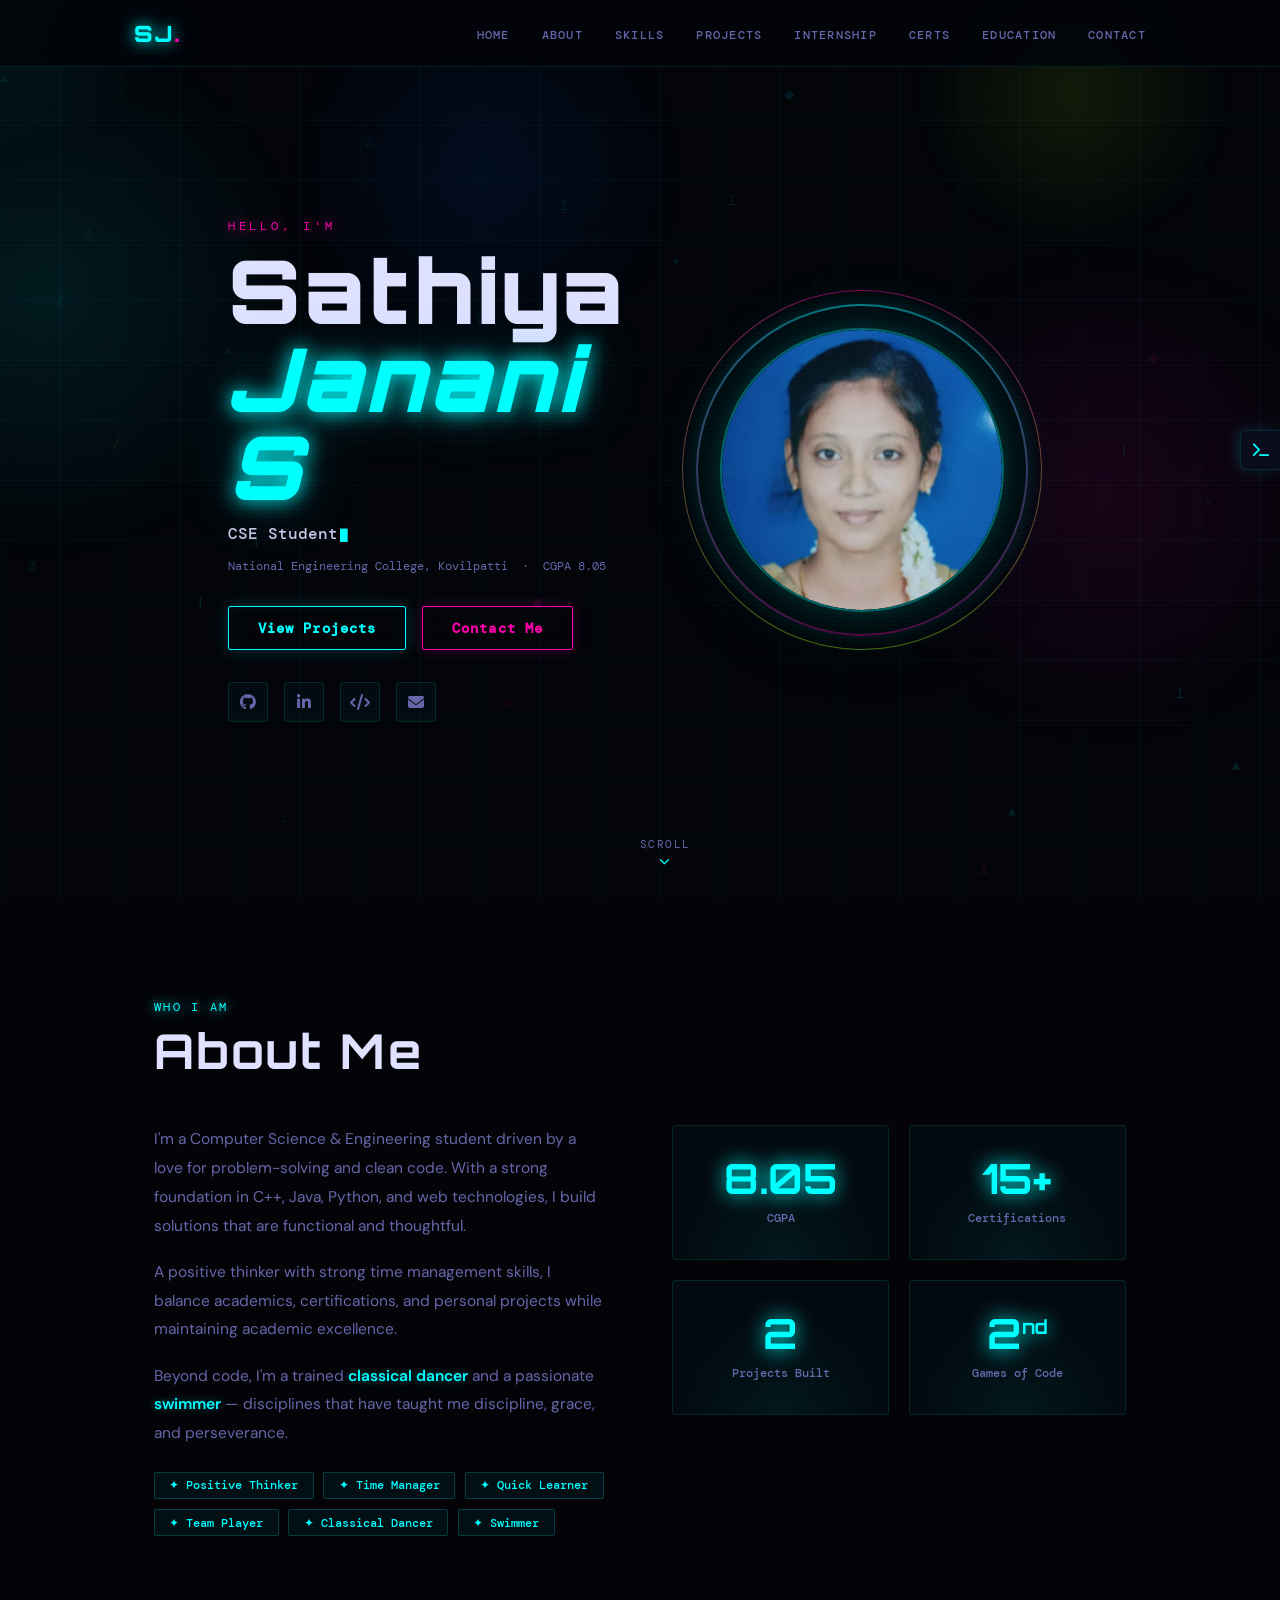
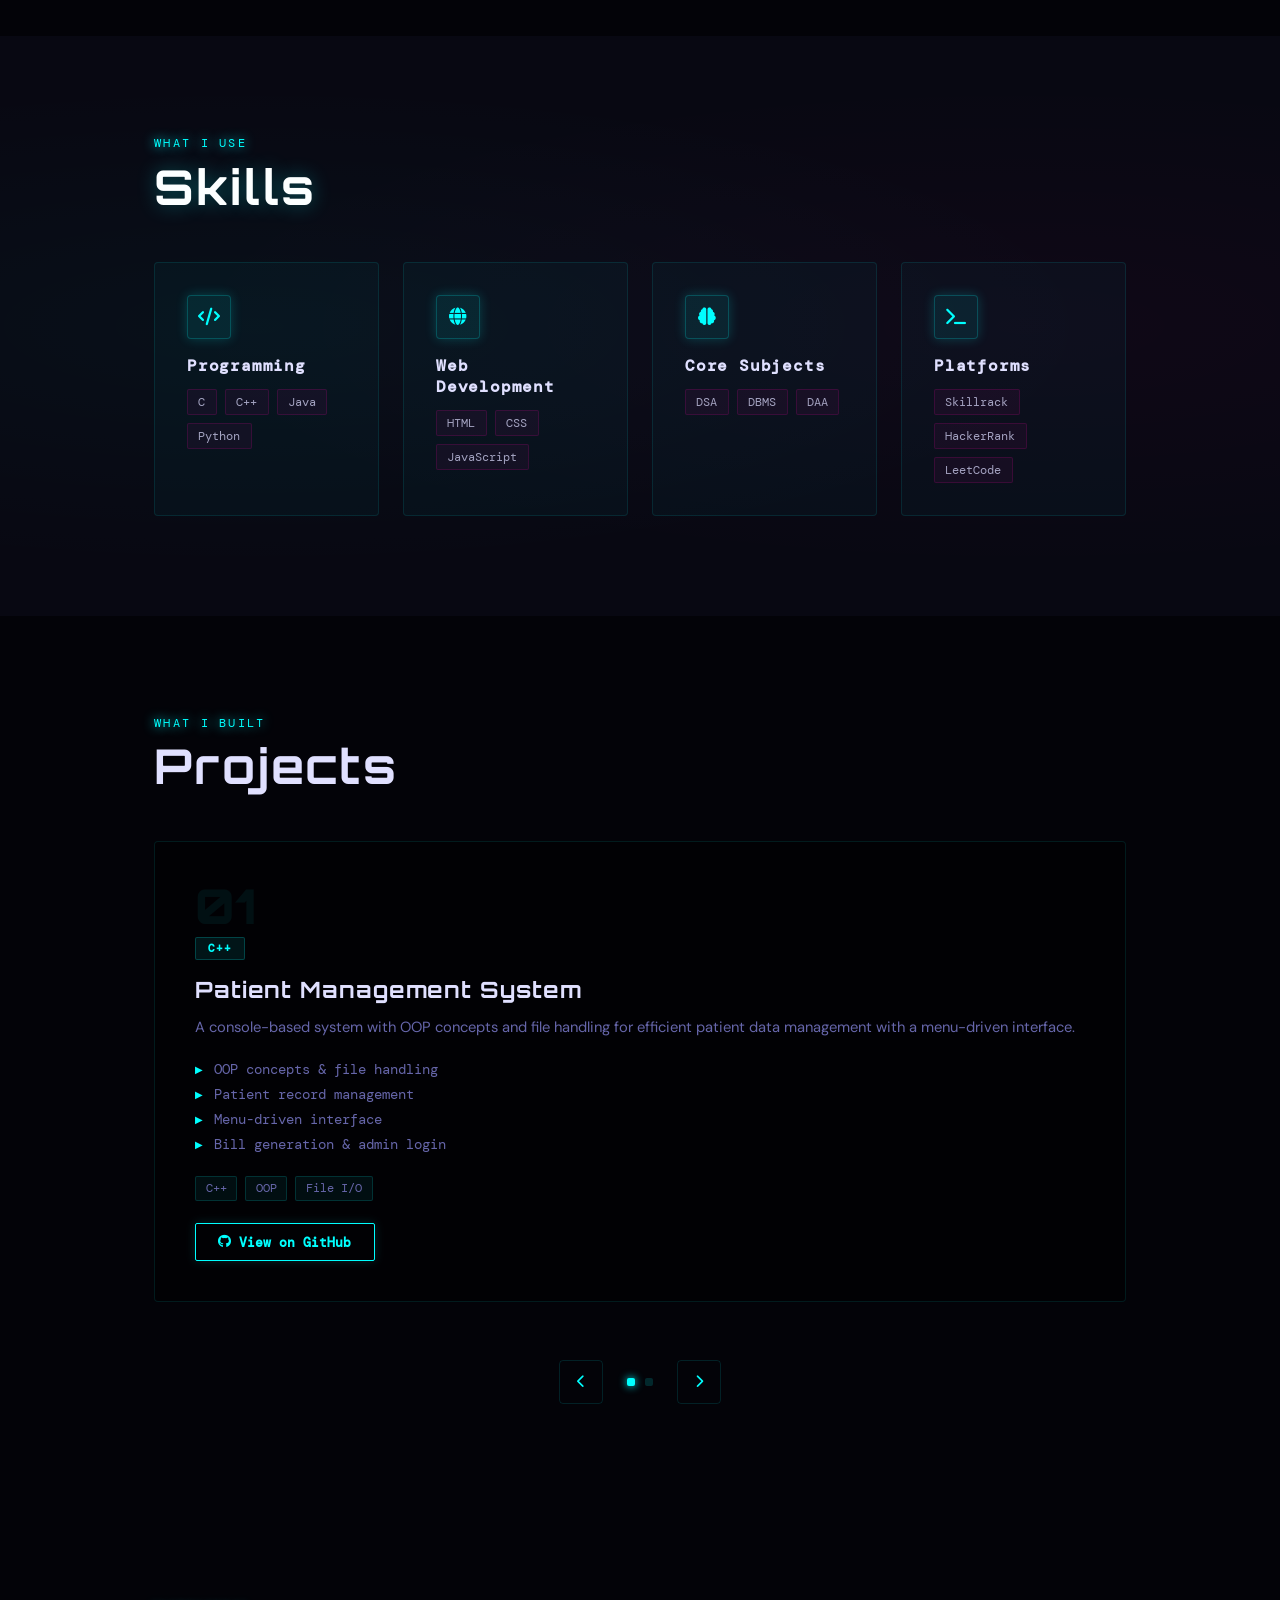
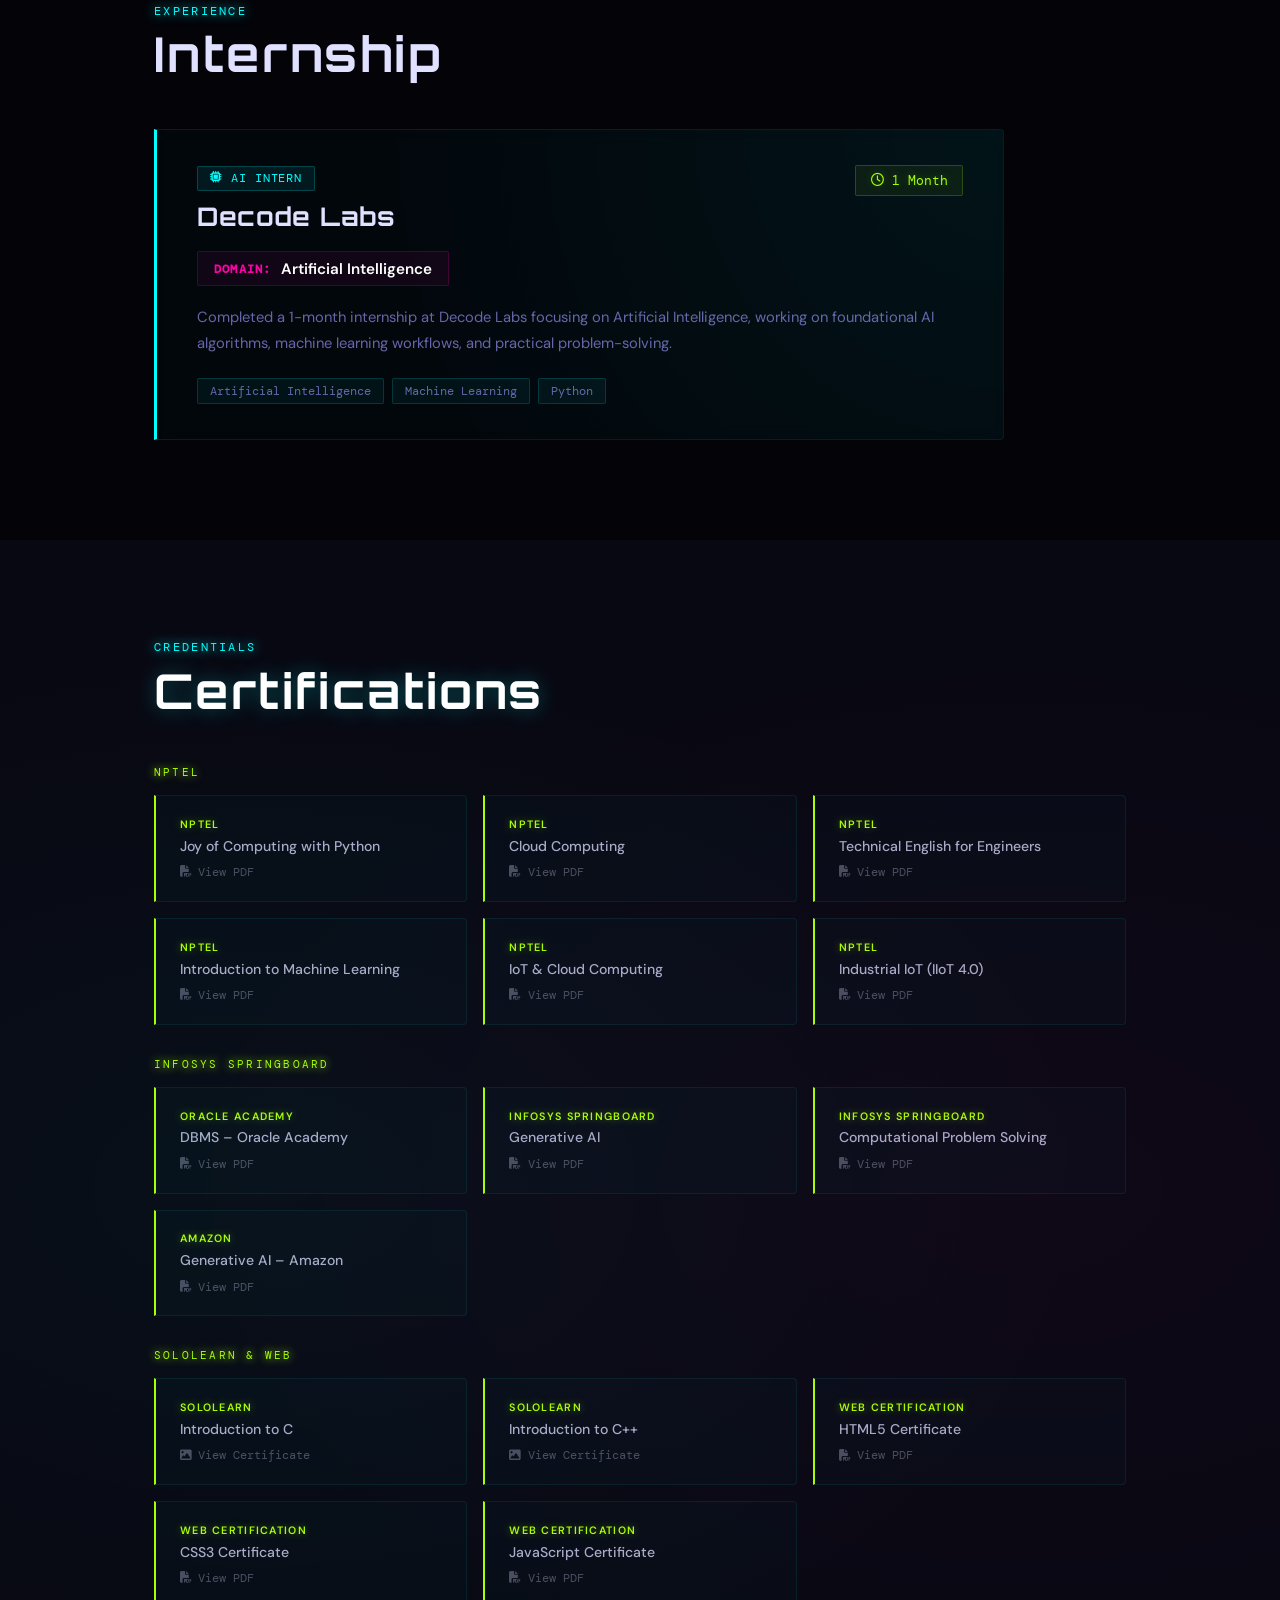
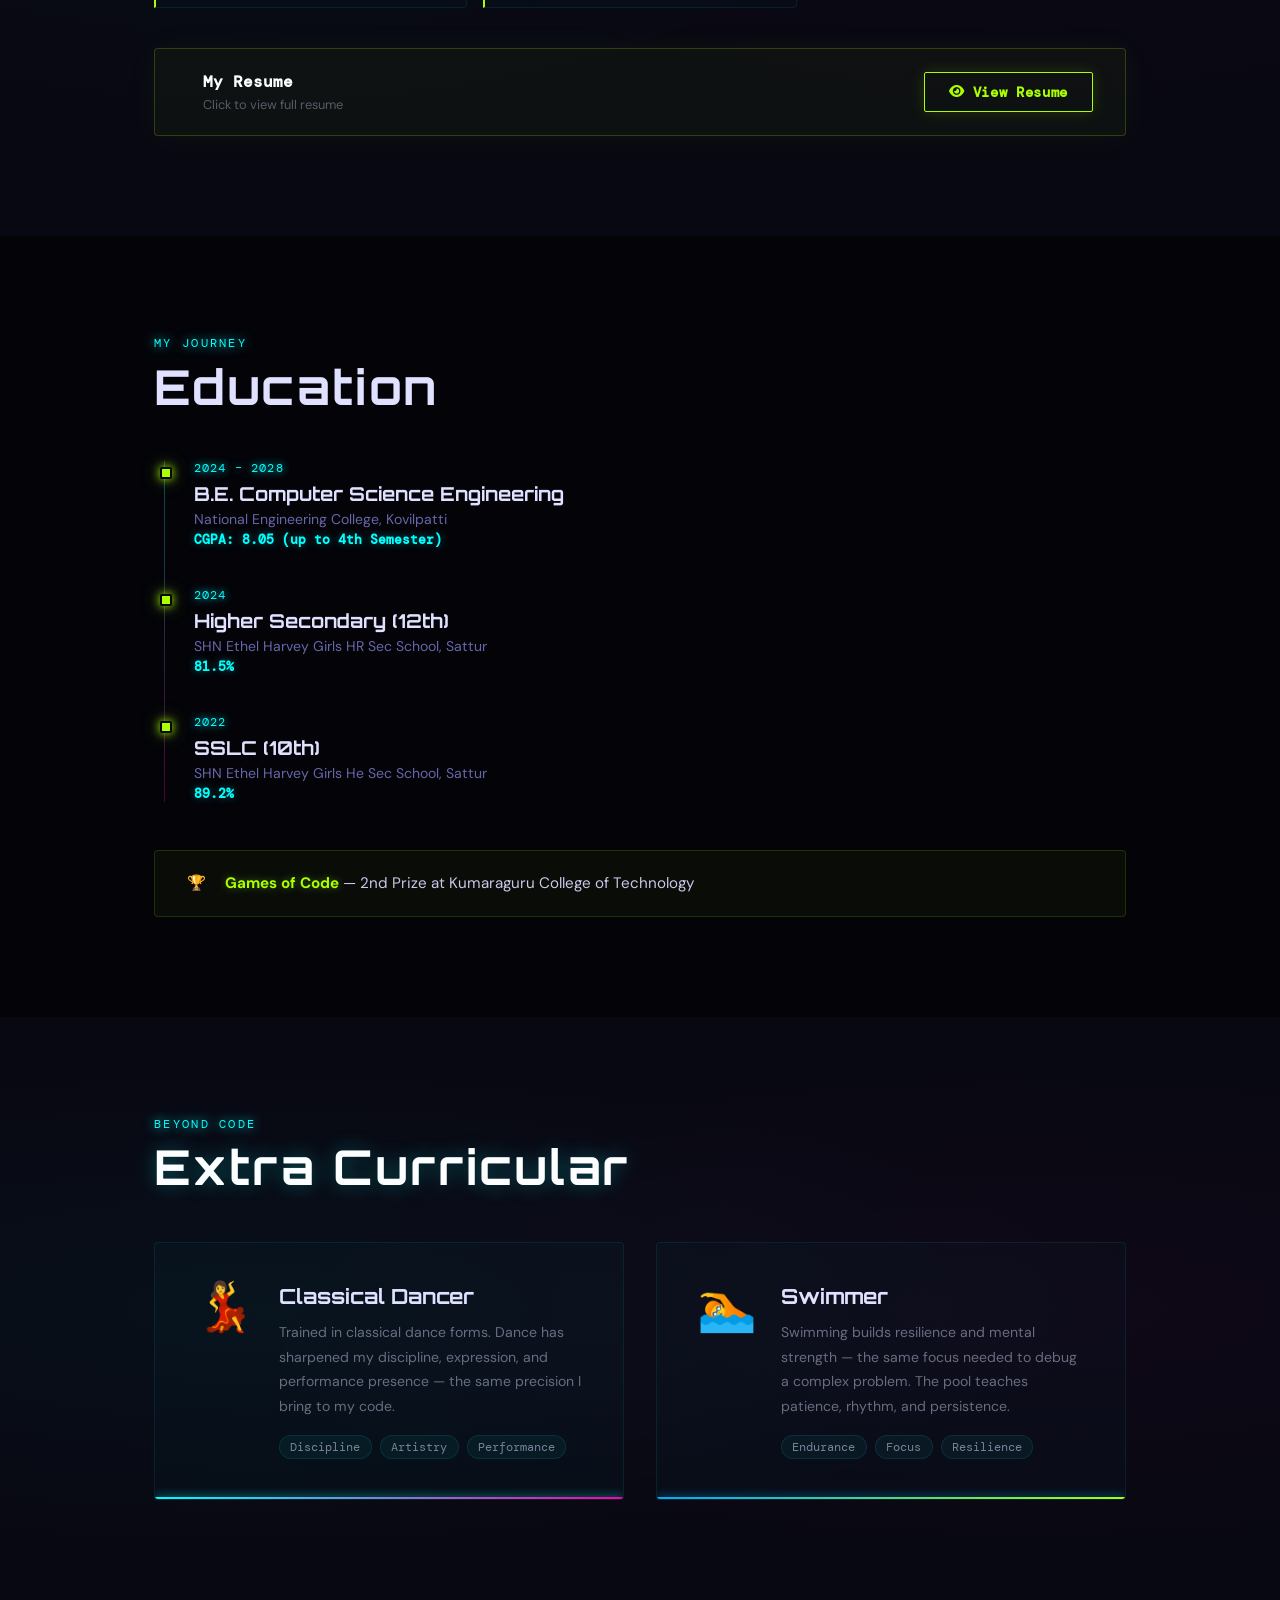
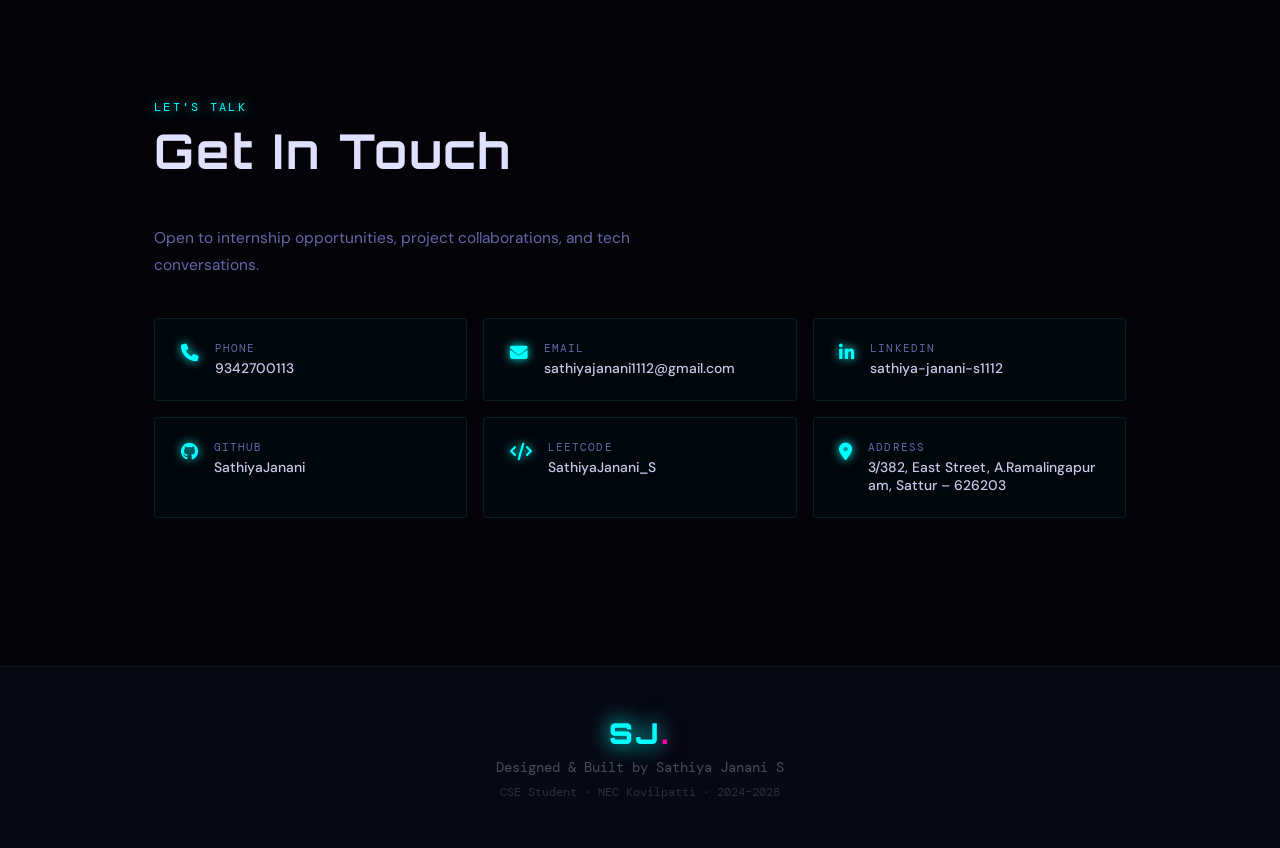
<file: index.html>
<!DOCTYPE html>
<html lang="en">
<head>
  <meta charset="UTF-8"/>
  <meta http-equiv="refresh" content="0; url=portfolio_neon/index.html"/>
  <title>Sathiya Janani S | Portfolio</title>
  <script>window.location.replace("portfolio_neon/index.html");</script>
</head>
<body>
  <p>Redirecting to <a href="portfolio_neon/index.html">Sathiya Janani Portfolio</a>...</p>
</body>
</html>
</file>
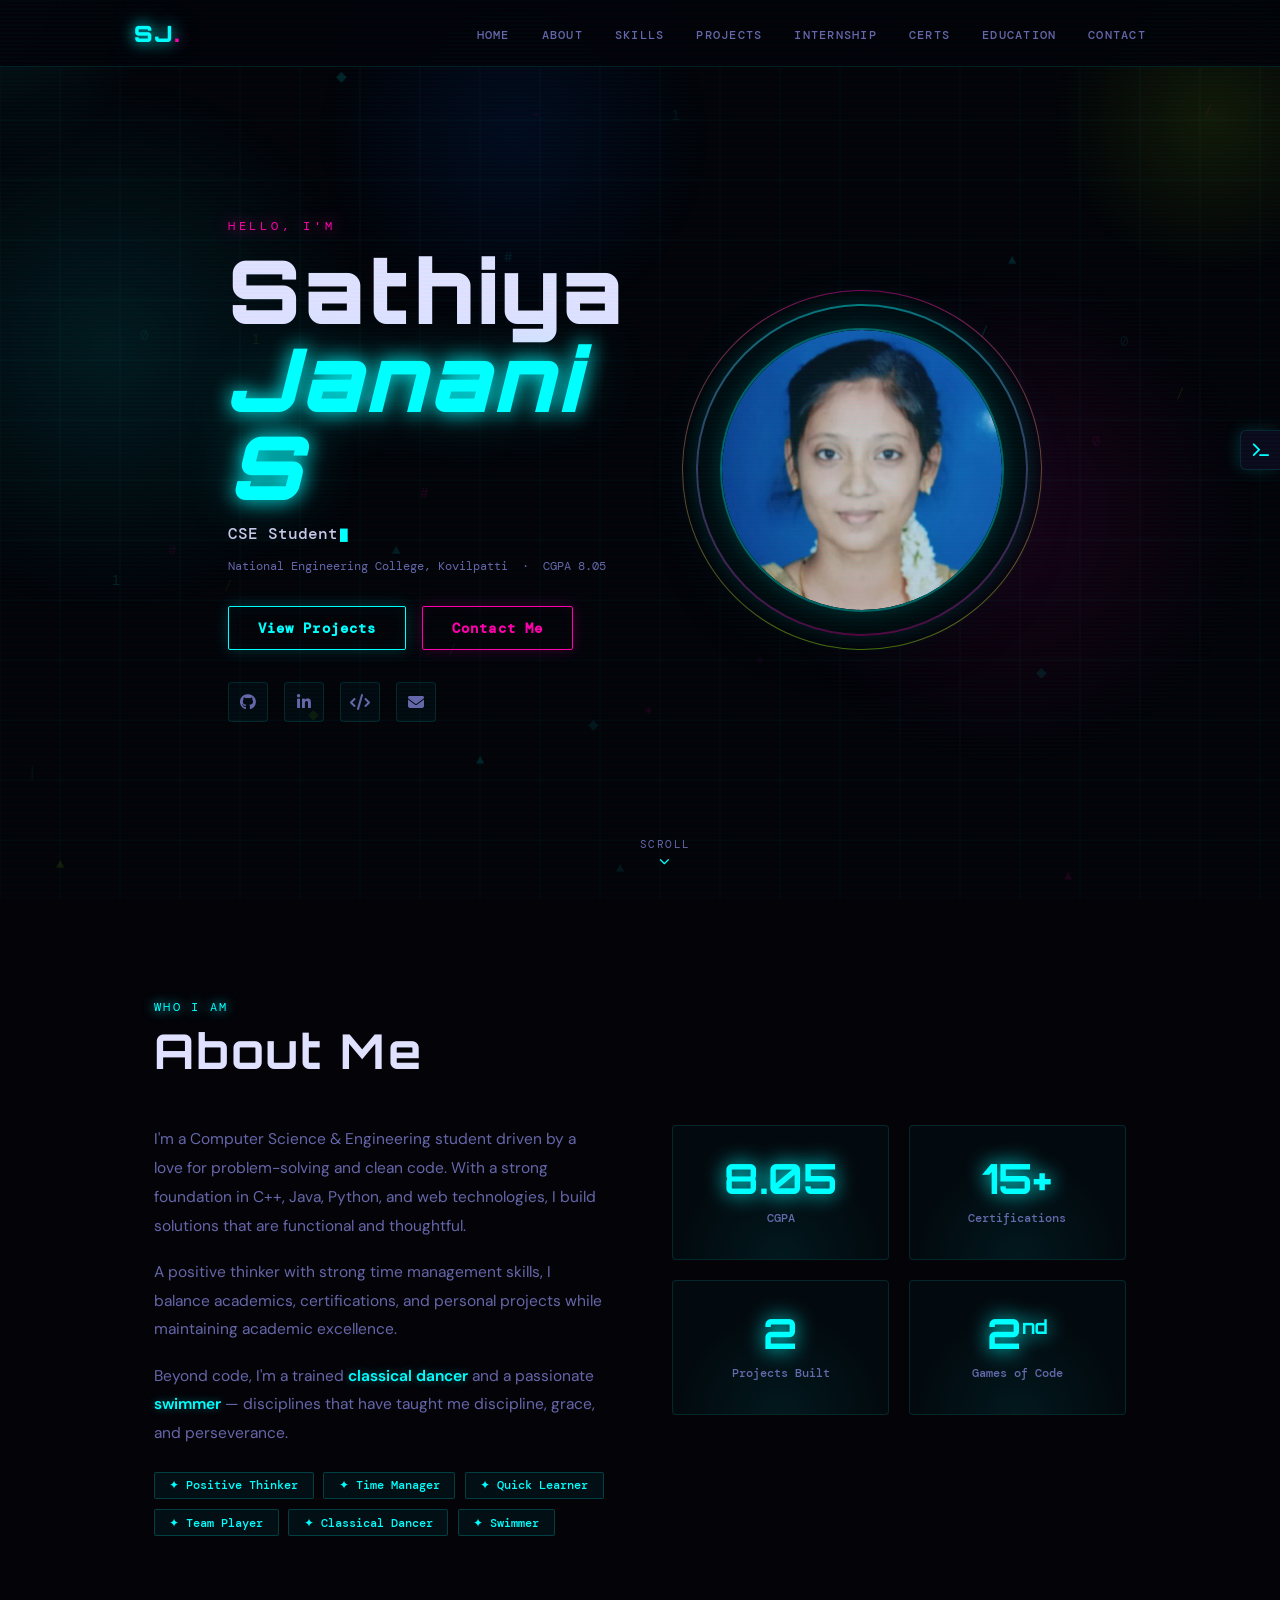
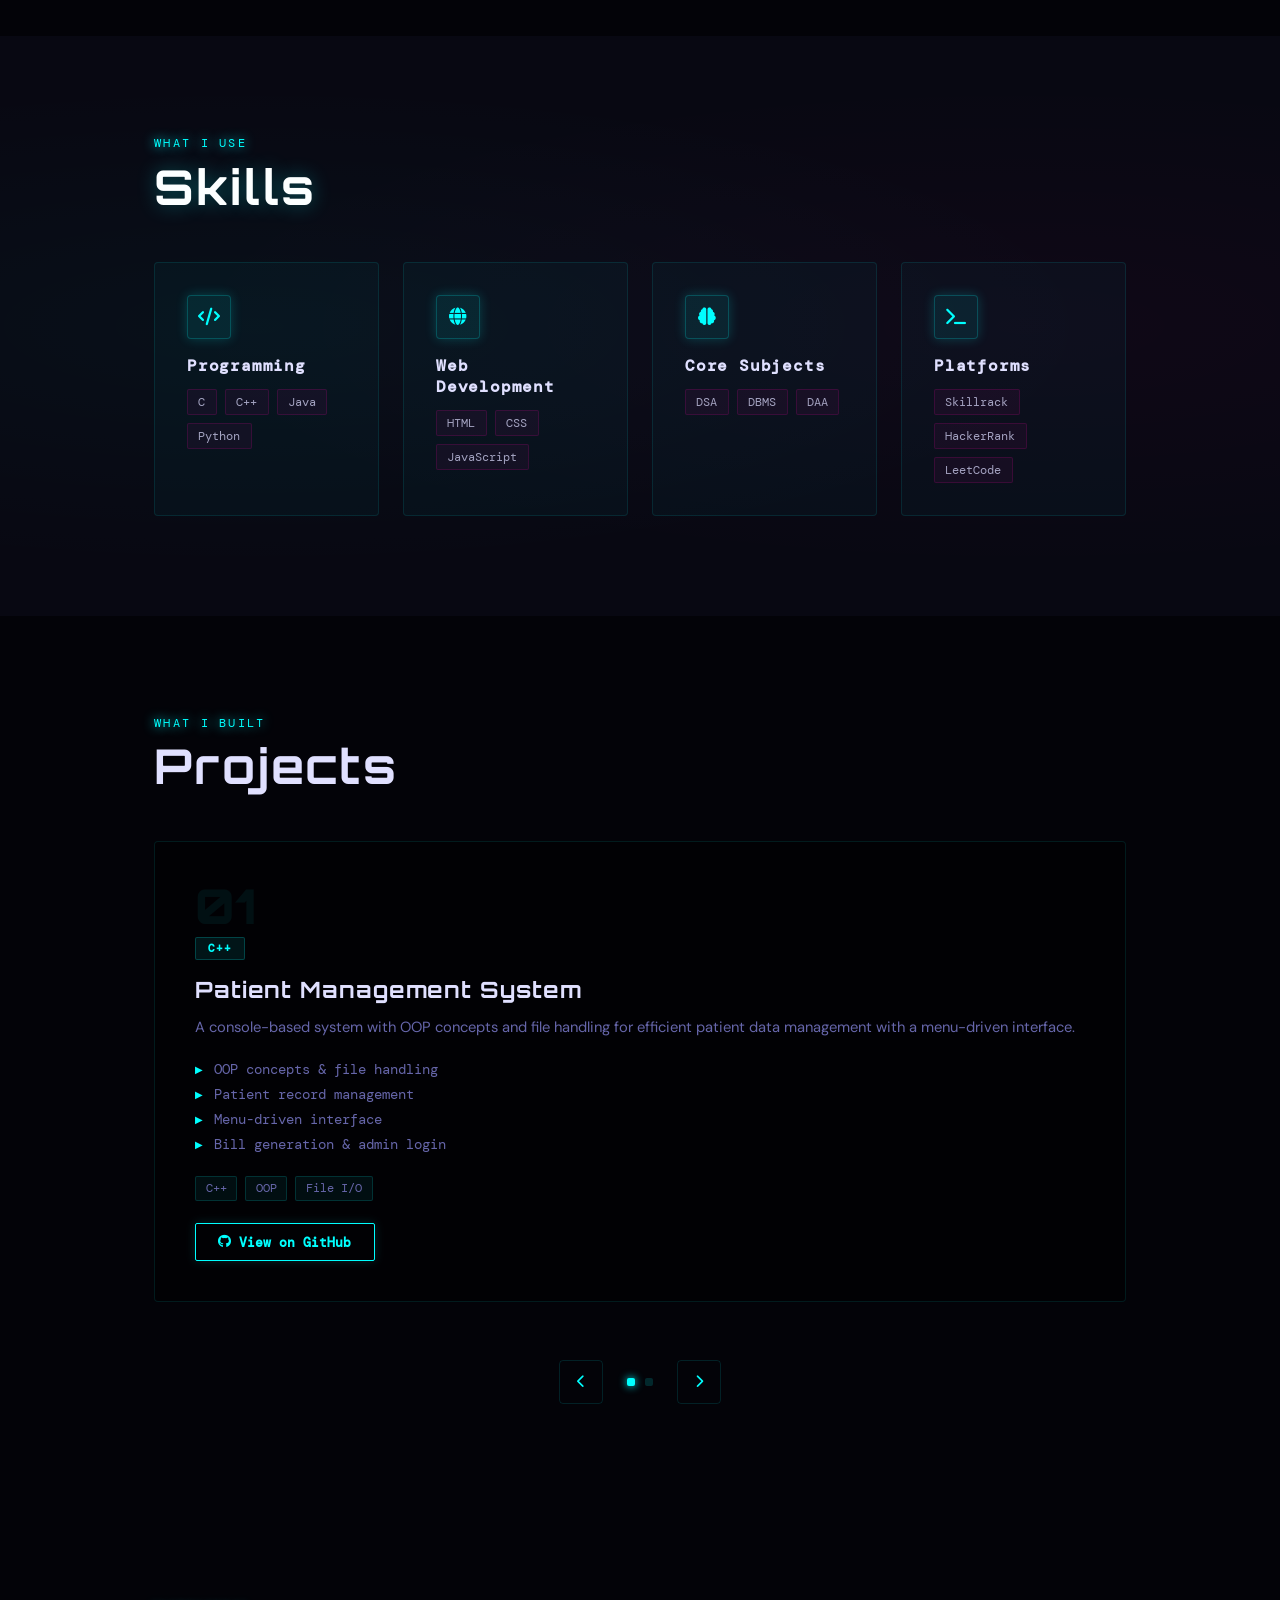
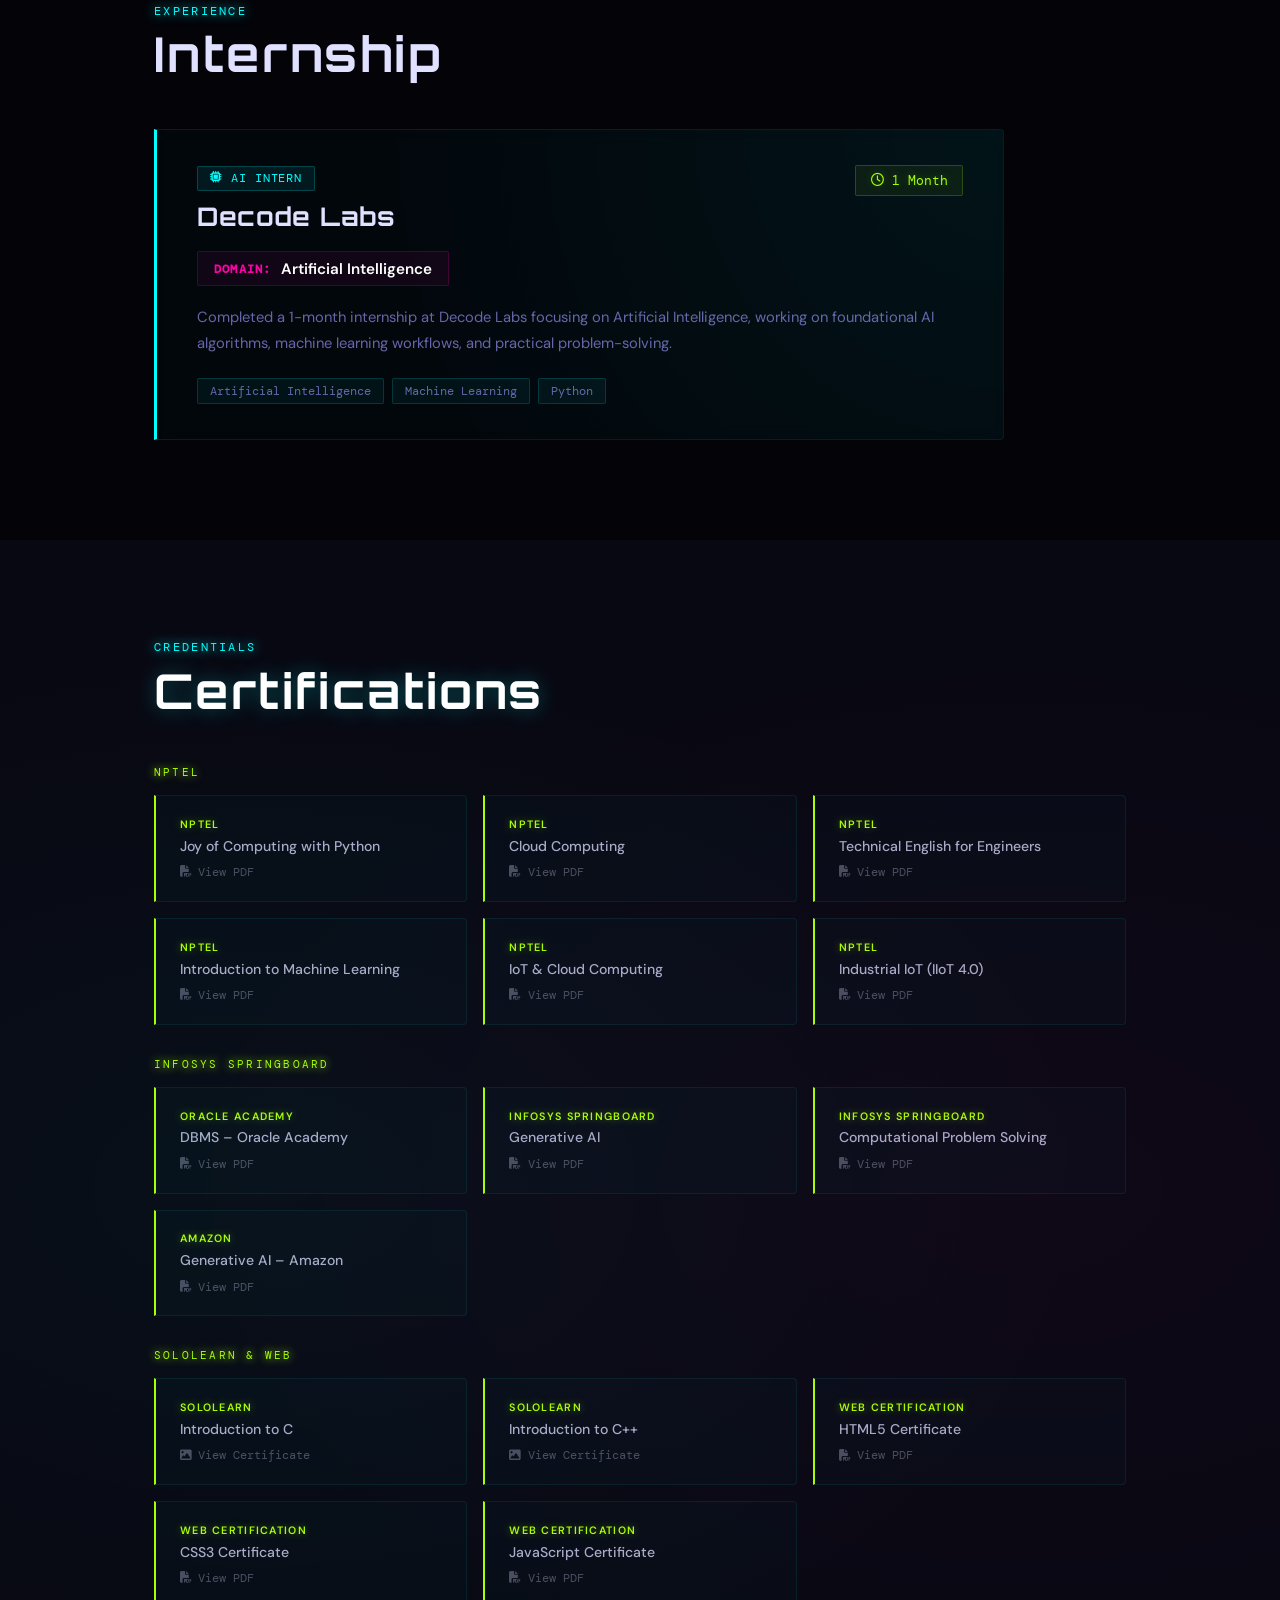
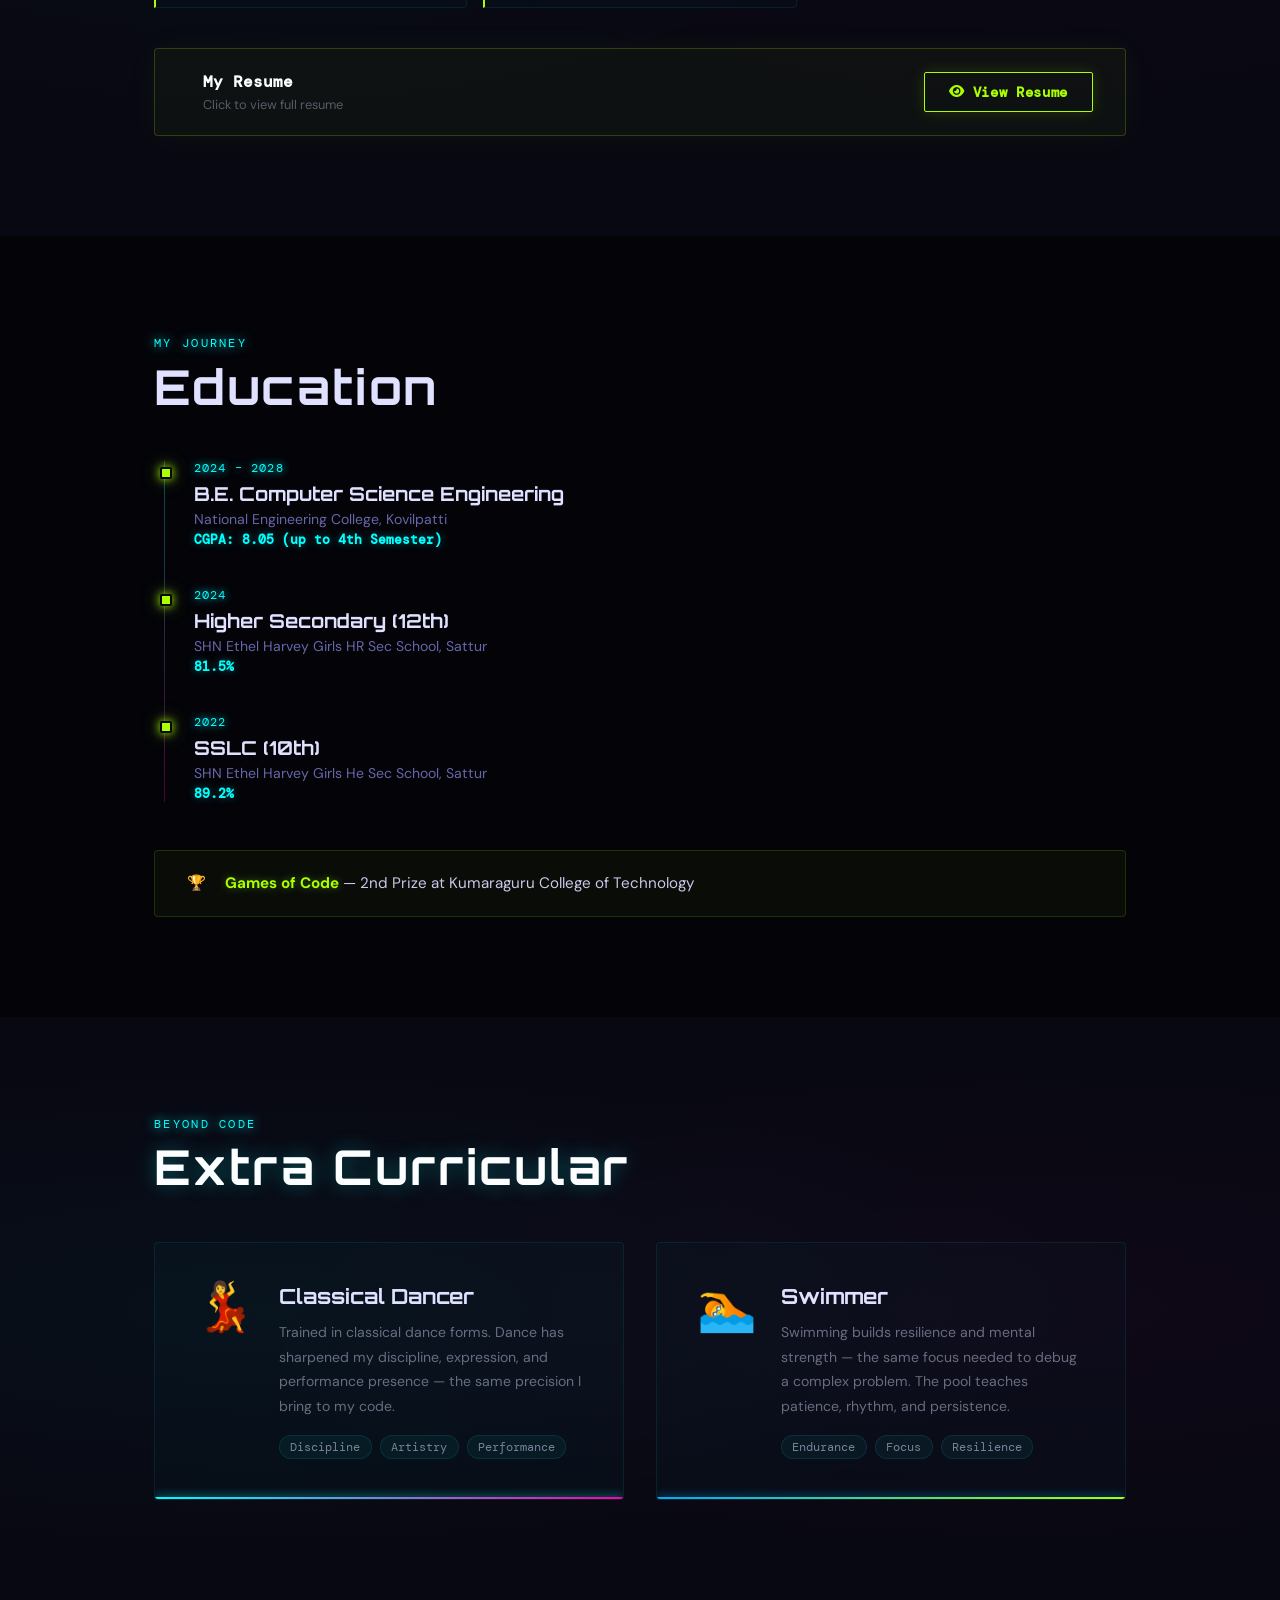
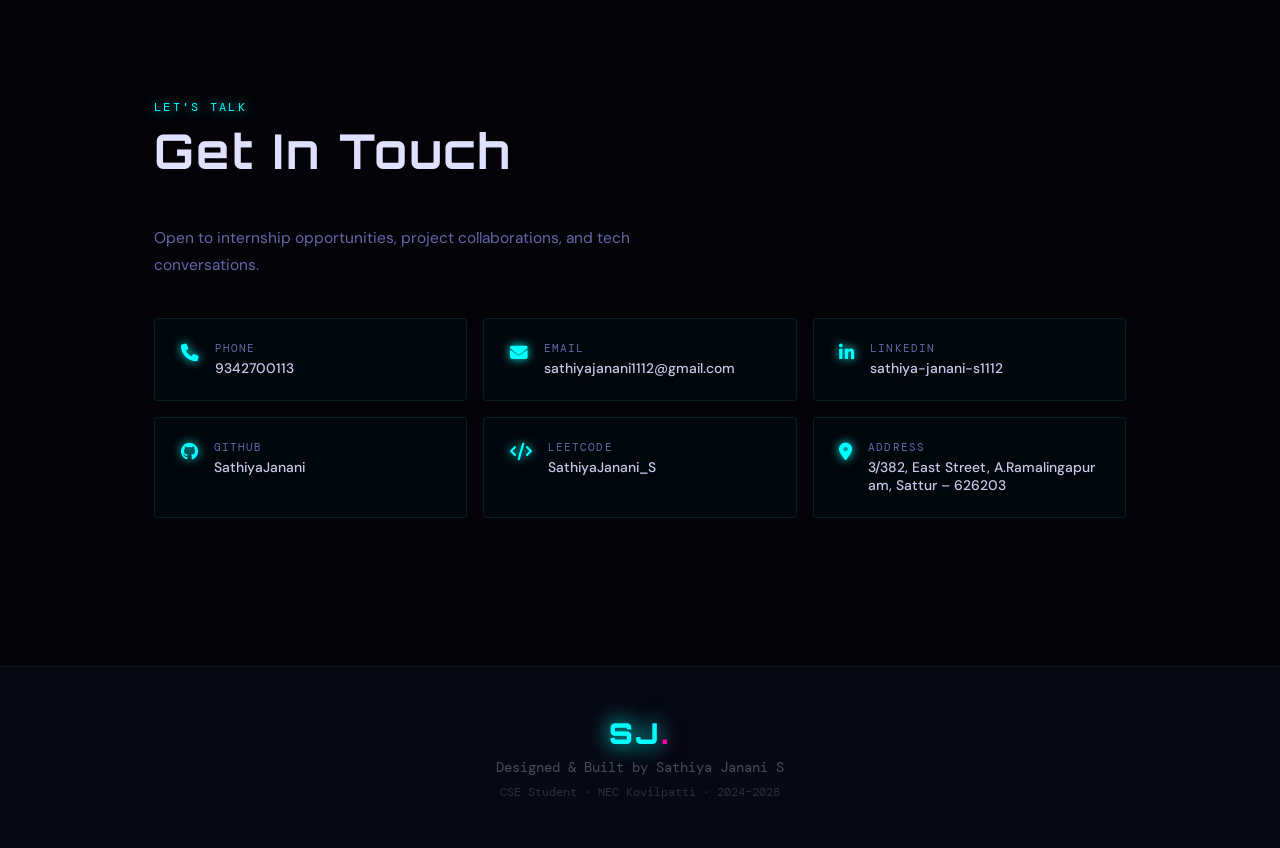
<file: portfolio_neon/index.html>
<!DOCTYPE html>
<html lang="en">
<head>
  <meta charset="UTF-8"/>
  <meta name="viewport" content="width=device-width, initial-scale=1.0"/>
  <title>Sathiya Janani S | Portfolio</title>
  <link rel="preconnect" href="https://fonts.googleapis.com"/>
  <link href="https://fonts.googleapis.com/css2?family=Orbitron:wght@400;700;900&family=Cormorant+Garamond:ital,wght@0,400;0,600;0,700;1,400&family=DM+Sans:wght@300;400;500;600&family=DM+Mono:wght@400;500&display=swap" rel="stylesheet"/>
  <link rel="stylesheet" href="https://cdnjs.cloudflare.com/ajax/libs/font-awesome/6.5.0/css/all.min.css"/>
  <link rel="stylesheet" href="style.css"/>
</head>
<body>
<div id="cursor-glow"></div>
<canvas id="aurora-canvas"></canvas>

<!-- COMMAND PANEL (side) -->
<div class="cmd-panel" id="cmdPanel">
  <div class="cmd-toggle" onclick="toggleCmd()" title="Quick Nav">
    <i class="fas fa-terminal"></i>
  </div>
  <div class="cmd-box" id="cmdBox">
    <p class="cmd-label">// Quick Nav</p>
    <div class="cmd-list">
      <button onclick="cmdGo('hero')"><span class="cmd-arrow">→</span> home</button>
      <button onclick="cmdGo('about')"><span class="cmd-arrow">→</span> about</button>
      <button onclick="cmdGo('skills')"><span class="cmd-arrow">→</span> skills</button>
      <button onclick="cmdGo('projects')"><span class="cmd-arrow">→</span> projects</button>
      <button onclick="cmdGo('internship')"><span class="cmd-arrow">→</span> internship</button>
      <button onclick="cmdGo('certifications')"><span class="cmd-arrow">→</span> certs</button>
      <button onclick="cmdGo('education')"><span class="cmd-arrow">→</span> education</button>
      <button onclick="cmdGo('extra')"><span class="cmd-arrow">→</span> activities</button>
      <button onclick="cmdGo('contact')"><span class="cmd-arrow">→</span> contact</button>
    </div>
  </div>
</div>

<!-- NAV -->
<nav class="nav" id="nav">
  <div class="nav-inner">
    <div class="nav-logo">SJ<span>.</span></div>
    <ul class="nav-links" id="navLinks">
      <li><a href="#hero" onclick="closeMenu()">Home</a></li>
      <li><a href="#about" onclick="closeMenu()">About</a></li>
      <li><a href="#skills" onclick="closeMenu()">Skills</a></li>
      <li><a href="#projects" onclick="closeMenu()">Projects</a></li>
      <li><a href="#internship" onclick="closeMenu()">Internship</a></li>
      <li><a href="#certifications" onclick="closeMenu()">Certs</a></li>
      <li><a href="#education" onclick="closeMenu()">Education</a></li>
      <li><a href="#contact" onclick="closeMenu()">Contact</a></li>
    </ul>
    <button class="hamburger" id="hamburger" onclick="toggleMenu()">
      <span></span><span></span><span></span>
    </button>
  </div>
</nav>

<!-- ══════════ HERO ══════════ -->
<section class="section hero-section" id="hero">
  <div class="hero-wrap container">
    <div class="hero-left">
      <p class="eyebrow">Hello, I'm</p>
      <h1 class="hero-name">Sathiya<br/><em>Janani S</em></h1>
      <p class="hero-role"><span id="typedRole"></span></p>
      <p class="hero-college">National Engineering College, Kovilpatti &nbsp;·&nbsp; CGPA 8.05</p>
      <div class="hero-btns">
        <a href="#projects" class="btn-solid">View Projects</a>
        <a href="#contact" class="btn-outline">Contact Me</a>
      </div>
      <div class="hero-socials">
        <a href="https://github.com/SathiyaJanani" target="_blank" title="GitHub"><i class="fab fa-github"></i></a>
        <a href="https://www.linkedin.com/in/sathiya-janani-s1112" target="_blank" title="LinkedIn"><i class="fab fa-linkedin-in"></i></a>
        <a href="https://leetcode.com/u/SathiyaJanani_S/" target="_blank" title="LeetCode"><i class="fas fa-code"></i></a>
        <a href="mailto:sathiyajanani1112@gmail.com" title="Email"><i class="fas fa-envelope"></i></a>
      </div>
    </div>

    <div class="hero-right">
      <div class="photo-outer" id="photoOuter">
        <div class="photo-ring"></div>
        <div class="photo-ring2"></div>
        <div class="photo-spotlight" id="photoSpotlight"></div>
        <div class="photo-wrap" id="photoWrap">
          <div class="photo-glow" id="photoGlow"></div>
          <img id="heroPhoto" src="" alt="Sathiya Janani S" class="hero-photo"/>
        </div>
      </div>
    </div>
  </div>

  <div class="scroll-down" onclick="cmdGo('about')">
    <span>Scroll</span>
    <i class="fas fa-chevron-down"></i>
  </div>
</section>

<!-- ══════════ ABOUT ══════════ -->
<section class="section about-section" id="about">
  <div class="container">
    <p class="sec-label">Who I Am</p>
    <h2 class="sec-title">About Me</h2>
    <div class="about-grid">
      <div class="about-text reveal">
        <p>I'm a Computer Science & Engineering student driven by a love for problem-solving and clean code. With a strong foundation in C++, Java, Python, and web technologies, I build solutions that are functional and thoughtful.</p>
        <p>A positive thinker with strong time management skills, I balance academics, certifications, and personal projects while maintaining academic excellence.</p>
        <p>Beyond code, I'm a trained <strong>classical dancer</strong> and a passionate <strong>swimmer</strong> — disciplines that have taught me discipline, grace, and perseverance.</p>
        <div class="about-traits">
          <span>✦ Positive Thinker</span>
          <span>✦ Time Manager</span>
          <span>✦ Quick Learner</span>
          <span>✦ Team Player</span>
          <span>✦ Classical Dancer</span>
          <span>✦ Swimmer</span>
        </div>
      </div>
      <div class="about-stats reveal">
        <div class="stat"><span class="stat-n">8.05</span><span class="stat-l">CGPA</span></div>
        <div class="stat"><span class="stat-n">15+</span><span class="stat-l">Certifications</span></div>
        <div class="stat"><span class="stat-n">2</span><span class="stat-l">Projects Built</span></div>
        <div class="stat"><span class="stat-n">2<sup>nd</sup></span><span class="stat-l">Games of Code</span></div>
      </div>
    </div>
  </div>
</section>

<!-- ══════════ SKILLS ══════════ -->
<section class="section skills-section dark-sec" id="skills">
  <div class="container">
    <p class="sec-label light">What I Use</p>
    <h2 class="sec-title light">Skills</h2>
    <div class="skills-grid">
      <div class="skill-card reveal">
        <div class="skill-icon"><i class="fas fa-code"></i></div>
        <h3>Programming</h3>
        <div class="skill-tags"><span>C</span><span>C++</span><span>Java</span><span>Python</span></div>
      </div>
      <div class="skill-card reveal">
        <div class="skill-icon"><i class="fas fa-globe"></i></div>
        <h3>Web Development</h3>
        <div class="skill-tags"><span>HTML</span><span>CSS</span><span>JavaScript</span></div>
      </div>
      <div class="skill-card reveal">
        <div class="skill-icon"><i class="fas fa-brain"></i></div>
        <h3>Core Subjects</h3>
        <div class="skill-tags"><span>DSA</span><span>DBMS</span><span>DAA</span></div>
      </div>
      <div class="skill-card reveal">
        <div class="skill-icon"><i class="fas fa-terminal"></i></div>
        <h3>Platforms</h3>
        <div class="skill-tags"><span>Skillrack</span><span>HackerRank</span><span>LeetCode</span></div>
      </div>
    </div>
  </div>
</section>

<!-- ══════════ PROJECTS ══════════ -->
<section class="section projects-section" id="projects">
  <div class="container">
    <p class="sec-label">What I Built</p>
    <h2 class="sec-title">Projects</h2>
    <div class="projects-scroll-wrap">
      <div class="projects-track" id="projectsTrack">

        <div class="project-slide">
          <div class="project-card reveal">
            <div class="proj-num">01</div>
            <div class="proj-badge cpp">C++</div>
            <h3>Patient Management System</h3>
            <p>A console-based system with OOP concepts and file handling for efficient patient data management with a menu-driven interface.</p>
            <ul class="proj-features">
              <li>OOP concepts & file handling</li>
              <li>Patient record management</li>
              <li>Menu-driven interface</li>
              <li>Bill generation & admin login</li>
            </ul>
            <div class="proj-tech"><span>C++</span><span>OOP</span><span>File I/O</span></div>
            <a href="https://github.com/SathiyaJanani" target="_blank" class="proj-link">
              <i class="fab fa-github"></i> View on GitHub
            </a>
          </div>
        </div>

        <div class="project-slide">
          <div class="project-card featured reveal">
            <div class="proj-num">02</div>
            <div class="proj-badge web">HTML · CSS · JS · Springboot</div>
            <h3>Online GoldChit Management System</h3>
            <p>A full web-based Gold Chit management platform with secure authentication, role-based access, and automated installment tracking.</p>
            <ul class="proj-features">
              <li>Secure user authentication</li>
              <li>Role-based access control</li>
              <li>Automated installment tracking</li>
              <li>Payment management processes</li>
            </ul>
            <div class="proj-tech"><span>HTML</span><span>CSS</span><span>JavaScript</span><span>Springboot</span></div>
            <a href="https://github.com/SathiyaJanani/GoldChitManagementSystemusingSpringboot-" target="_blank" class="proj-link">
              <i class="fab fa-github"></i> View on GitHub
            </a>
          </div>
        </div>

      </div>
      <div class="proj-controls">
        <button class="proj-btn" onclick="scrollProjects(-1)"><i class="fas fa-chevron-left"></i></button>
        <div class="proj-dots">
          <span class="proj-dot active" onclick="goToProject(0)"></span>
          <span class="proj-dot" onclick="goToProject(1)"></span>
        </div>
        <button class="proj-btn" onclick="scrollProjects(1)"><i class="fas fa-chevron-right"></i></button>
      </div>
    </div>
  </div>
</section>

<!-- ══════════ INTERNSHIP ══════════ -->
<section class="section internship-section" id="internship">
  <div class="container">
    <p class="sec-label">Experience</p>
    <h2 class="sec-title">Internship</h2>
    <div class="internship-cards">
      <div class="internship-card reveal">
        <div class="intern-top">
          <div class="intern-role-wrap">
            <div class="intern-badge"><i class="fas fa-microchip"></i> AI Intern</div>
            <h3 class="intern-company">Decode Labs</h3>
          </div>
          <div class="intern-duration">
            <i class="far fa-clock"></i> 1 Month
          </div>
        </div>
        <div class="intern-domain-box">
          <span class="domain-label">Domain:</span>
          <span class="domain-value">Artificial Intelligence</span>
        </div>
        <p class="intern-desc">Completed a 1-month internship at Decode Labs focusing on Artificial Intelligence, working on foundational AI algorithms, machine learning workflows, and practical problem-solving.</p>
        <div class="intern-tags">
          <span>Artificial Intelligence</span>
          <span>Machine Learning</span>
          <span>Python</span>
        </div>
      </div>
    </div>
  </div>
</section>

<!-- ══════════ CERTIFICATIONS ══════════ -->
<section class="section cert-section dark-sec" id="certifications">
  <div class="container">
    <p class="sec-label light">Credentials</p>
    <h2 class="sec-title light">Certifications</h2>

    <div class="cert-group-title">NPTEL</div>
    <div class="cert-grid">
      <div class="cert-card reveal" onclick="openViewer('python')">
        <div class="cert-provider">NPTEL</div>
        <div class="cert-name">Joy of Computing with Python</div>
        <div class="cert-view"><i class="fas fa-file-pdf"></i> View PDF</div>
      </div>
      <div class="cert-card reveal" onclick="openViewer('cloud')">
        <div class="cert-provider">NPTEL</div>
        <div class="cert-name">Cloud Computing</div>
        <div class="cert-view"><i class="fas fa-file-pdf"></i> View PDF</div>
      </div>
      <div class="cert-card reveal" onclick="openViewer('english')">
        <div class="cert-provider">NPTEL</div>
        <div class="cert-name">Technical English for Engineers</div>
        <div class="cert-view"><i class="fas fa-file-pdf"></i> View PDF</div>
      </div>
      <div class="cert-card reveal" onclick="openViewer('ml')">
        <div class="cert-provider">NPTEL</div>
        <div class="cert-name">Introduction to Machine Learning</div>
        <div class="cert-view"><i class="fas fa-file-pdf"></i> View PDF</div>
      </div>
      <div class="cert-card reveal" onclick="openViewer('iot')">
        <div class="cert-provider">NPTEL</div>
        <div class="cert-name">IoT &amp; Cloud Computing</div>
        <div class="cert-view"><i class="fas fa-file-pdf"></i> View PDF</div>
      </div>
      <div class="cert-card reveal" onclick="openViewer('iiot')">
        <div class="cert-provider">NPTEL</div>
        <div class="cert-name">Industrial IoT (IIoT 4.0)</div>
        <div class="cert-view"><i class="fas fa-file-pdf"></i> View PDF</div>
      </div>
    </div>

    <div class="cert-group-title">Infosys SpringBoard</div>
    <div class="cert-grid">
      <div class="cert-card reveal" onclick="openViewer('oracle')">
        <div class="cert-provider">Oracle Academy</div>
        <div class="cert-name">DBMS – Oracle Academy</div>
        <div class="cert-view"><i class="fas fa-file-pdf"></i> View PDF</div>
      </div>
      <div class="cert-card reveal" onclick="openViewer('genai_inf')">
        <div class="cert-provider">Infosys SpringBoard</div>
        <div class="cert-name">Generative AI</div>
        <div class="cert-view"><i class="fas fa-file-pdf"></i> View PDF</div>
      </div>
      <div class="cert-card reveal" onclick="openViewer('cps')">
        <div class="cert-provider">Infosys SpringBoard</div>
        <div class="cert-name">Computational Problem Solving</div>
        <div class="cert-view"><i class="fas fa-file-pdf"></i> View PDF</div>
      </div>
      <div class="cert-card reveal" onclick="openViewer('genai_amz')">
        <div class="cert-provider">Amazon</div>
        <div class="cert-name">Generative AI – Amazon</div>
        <div class="cert-view"><i class="fas fa-file-pdf"></i> View PDF</div>
      </div>
    </div>

    <div class="cert-group-title">SoloLearn &amp; Web</div>
    <div class="cert-grid">
      <div class="cert-card reveal" onclick="openViewer('intro_c')">
        <div class="cert-provider">SoloLearn</div>
        <div class="cert-name">Introduction to C</div>
        <div class="cert-view"><i class="fas fa-image"></i> View Certificate</div>
      </div>
      <div class="cert-card reveal" onclick="openViewer('intro_cpp')">
        <div class="cert-provider">SoloLearn</div>
        <div class="cert-name">Introduction to C++</div>
        <div class="cert-view"><i class="fas fa-image"></i> View Certificate</div>
      </div>
      <div class="cert-card reveal" onclick="openViewer('html5')">
        <div class="cert-provider">Web Certification</div>
        <div class="cert-name">HTML5 Certificate</div>
        <div class="cert-view"><i class="fas fa-file-pdf"></i> View PDF</div>
      </div>
      <div class="cert-card reveal" onclick="openViewer('css3')">
        <div class="cert-provider">Web Certification</div>
        <div class="cert-name">CSS3 Certificate</div>
        <div class="cert-view"><i class="fas fa-file-pdf"></i> View PDF</div>
      </div>
      <div class="cert-card reveal" onclick="openViewer('js')">
        <div class="cert-provider">Web Certification</div>
        <div class="cert-name">JavaScript Certificate</div>
        <div class="cert-view"><i class="fas fa-file-pdf"></i> View PDF</div>
      </div>
    </div>

    <!-- Resume Download -->
    <div class="resume-block reveal">
      <div class="resume-info">
        <i class="fas fa-file-user"></i>
        <div>
          <div class="resume-title">My Resume</div>
          <div class="resume-sub">Click to view full resume</div>
        </div>
      </div>
      <button class="resume-btn" onclick="openViewer('resume')">
        <i class="fas fa-eye"></i> View Resume
      </button>
    </div>
  </div>
</section>

<!-- VIEWER MODAL (PDF + Image) -->
<div class="viewer-modal" id="viewerModal" onclick="closeViewerOut(event)">
  <div class="viewer-inner">
    <button class="viewer-close" onclick="closeViewer()"><i class="fas fa-times"></i></button>
    <div class="viewer-body" id="viewerBody"></div>
  </div>
</div>

<!-- ══════════ EDUCATION ══════════ -->
<section class="section edu-section" id="education">
  <div class="container">
    <p class="sec-label">My Journey</p>
    <h2 class="sec-title">Education</h2>
    <div class="timeline">
      <div class="tl-item reveal">
        <div class="tl-dot"></div>
        <div class="tl-body">
          <span class="tl-year">2024 – 2028</span>
          <h3>B.E. Computer Science Engineering</h3>
          <p class="tl-school">National Engineering College, Kovilpatti</p>
          <p class="tl-grade">CGPA: 8.05 (up to 4th Semester)</p>
        </div>
      </div>
      <div class="tl-item reveal">
        <div class="tl-dot"></div>
        <div class="tl-body">
          <span class="tl-year">2024</span>
          <h3>Higher Secondary (12th)</h3>
          <p class="tl-school">SHN Ethel Harvey Girls HR Sec School, Sattur</p>
          <p class="tl-grade">81.5%</p>
        </div>
      </div>
      <div class="tl-item reveal">
        <div class="tl-dot"></div>
        <div class="tl-body">
          <span class="tl-year">2022</span>
          <h3>SSLC (10th)</h3>
          <p class="tl-school">SHN Ethel Harvey Girls He Sec School, Sattur</p>
          <p class="tl-grade">89.2%</p>
        </div>
      </div>
    </div>
    <div class="achievement reveal">
      <div class="ach-icon">🏆</div>
      <div><strong>Games of Code</strong> — 2nd Prize at Kumaraguru College of Technology</div>
    </div>
  </div>
</section>

<!-- ══════════ EXTRA CURRICULAR ══════════ -->
<section class="section extra-section dark-sec" id="extra">
  <div class="container">
    <p class="sec-label light">Beyond Code</p>
    <h2 class="sec-title light">Extra Curricular</h2>
    <div class="extra-grid">
      <div class="extra-card dance reveal">
        <div class="extra-emoji">💃</div>
        <div class="extra-content">
          <h3>Classical Dancer</h3>
          <p>Trained in classical dance forms. Dance has sharpened my discipline, expression, and performance presence — the same precision I bring to my code.</p>
          <div class="extra-tags"><span>Discipline</span><span>Artistry</span><span>Performance</span></div>
        </div>
      </div>
      <div class="extra-card swim reveal">
        <div class="extra-emoji">🏊</div>
        <div class="extra-content">
          <h3>Swimmer</h3>
          <p>Swimming builds resilience and mental strength — the same focus needed to debug a complex problem. The pool teaches patience, rhythm, and persistence.</p>
          <div class="extra-tags"><span>Endurance</span><span>Focus</span><span>Resilience</span></div>
        </div>
      </div>
    </div>
  </div>
</section>

<!-- ══════════ CONTACT ══════════ -->
<section class="section contact-section" id="contact">
  <div class="container">
    <p class="sec-label">Let's Talk</p>
    <h2 class="sec-title">Get In Touch</h2>
    <p class="contact-intro">Open to internship opportunities, project collaborations, and tech conversations.</p>
    <div class="contact-grid">
      <a href="tel:9342700113" class="contact-card reveal">
        <i class="fas fa-phone"></i>
        <div><span class="c-label">Phone</span><span class="c-val">9342700113</span></div>
      </a>
      <a href="mailto:sathiyajanani1112@gmail.com" class="contact-card reveal">
        <i class="fas fa-envelope"></i>
        <div><span class="c-label">Email</span><span class="c-val">sathiyajanani1112@gmail.com</span></div>
      </a>
      <a href="https://www.linkedin.com/in/sathiya-janani-s1112" target="_blank" class="contact-card reveal">
        <i class="fab fa-linkedin-in"></i>
        <div><span class="c-label">LinkedIn</span><span class="c-val">sathiya-janani-s1112</span></div>
      </a>
      <a href="https://github.com/SathiyaJanani" target="_blank" class="contact-card reveal">
        <i class="fab fa-github"></i>
        <div><span class="c-label">GitHub</span><span class="c-val">SathiyaJanani</span></div>
      </a>
      <a href="https://leetcode.com/u/SathiyaJanani_S/" target="_blank" class="contact-card reveal">
        <i class="fas fa-code"></i>
        <div><span class="c-label">LeetCode</span><span class="c-val">SathiyaJanani_S</span></div>
      </a>
      <div class="contact-card no-link reveal">
        <i class="fas fa-map-marker-alt"></i>
        <div><span class="c-label">Address</span><span class="c-val">3/382, East Street, A.Ramalingapuram, Sattur – 626203</span></div>
      </div>
    </div>
  </div>
</section>

<footer class="footer">
  <div class="footer-inner">
    <div class="footer-logo">SJ<span>.</span></div>
    <p>Designed & Built by Sathiya Janani S</p>
    <p class="footer-sub">CSE Student · NEC Kovilpatti · 2024–2028</p>
  </div>
</footer>

<script src="data.js"></script>
<script src="script.js"></script>
</body>
</html>
</file>
<file: portfolio_neon/style.css>
/* ══════════════════════════════
   NEON PARTICLE CANVAS
══════════════════════════════ */
#aurora-canvas {
  position: fixed;
  top: 0; left: 0;
  width: 100%; height: 100%;
  pointer-events: none;
  z-index: -1;
  opacity: 1;
}

/* ══════════════════════════════
   CURSOR NEON TRAIL
══════════════════════════════ */
#cursor-glow {
  position: fixed;
  width: 320px; height: 320px;
  border-radius: 50%;
  background: radial-gradient(circle, rgba(0,255,255,.08) 0%, transparent 70%);
  pointer-events: none;
  transform: translate(-50%, -50%);
  z-index: 1;
  transition: opacity .3s;
  mix-blend-mode: screen;
}

/* ══════════════════════════════
   ROOT — NEON DARK THEME
══════════════════════════════ */
:root {
  --bg: #030308;
  --bg2: #080812;
  --dark: #E0E0FF;
  --dark2: #0A0A1A;
  --accent: #00FFFF;       /* Electric Cyan */
  --accent2: #FF00AA;      /* Hot Magenta */
  --gold: #AAFF00;         /* Neon Green */
  --white: #FFFFFF;
  --text: #C8C8E8;
  --muted: #6666AA;
  --border: rgba(0,255,255,0.12);
  --glow-c: rgba(0,255,255,0.4);
  --glow-m: rgba(255,0,170,0.4);
  --ff-display: 'Orbitron', 'Cormorant Garamond', serif;
  --ff-body: 'DM Sans', sans-serif;
  --ff-mono: 'DM Mono', monospace;
}
*, *::before, *::after { margin:0; padding:0; box-sizing:border-box; }
html { scroll-behavior: smooth; }
body {
  font-family:var(--ff-body);
  background:var(--bg);
  color:var(--text);
  overflow-x:hidden;
}
/* Scanline overlay */
body::after {
  content:'';
  position:fixed; inset:0;
  background: repeating-linear-gradient(
    0deg,
    transparent,
    transparent 2px,
    rgba(0,255,255,.015) 2px,
    rgba(0,255,255,.015) 4px
  );
  pointer-events:none;
  z-index:9998;
}
a { text-decoration:none; color:inherit; }
ul { list-style:none; }

/* Orbitron font for headings */
@import url('https://fonts.googleapis.com/css2?family=Orbitron:wght@400;700;900&display=swap');

/* ══════════════════════════════
   NEON TEXT HELPERS
══════════════════════════════ */
.neon-c {
  color: var(--accent);
  text-shadow: 0 0 10px var(--accent), 0 0 30px var(--accent), 0 0 60px rgba(0,255,255,.4);
}
.neon-m {
  color: var(--accent2);
  text-shadow: 0 0 10px var(--accent2), 0 0 30px var(--accent2), 0 0 60px rgba(255,0,170,.4);
}

/* ══════════════════════════════
   COMMAND PANEL
══════════════════════════════ */
.cmd-panel {
  position: fixed;
  right: 0; top: 50%;
  transform: translateY(-50%);
  z-index: 900;
  display: flex;
  align-items: center;
}
.cmd-toggle {
  width: 40px; height: 40px;
  background: var(--dark2);
  color: var(--accent);
  border-radius: 6px 0 0 6px;
  display: flex; align-items: center; justify-content: center;
  cursor: pointer; font-size: .9rem;
  border: 1px solid var(--border);
  border-right: none;
  transition: all .2s;
  box-shadow: -3px 0 15px rgba(0,255,255,.15);
}
.cmd-toggle:hover { background: rgba(0,255,255,.1); color: #fff; box-shadow: -3px 0 25px rgba(0,255,255,.4); }
.cmd-box {
  background: rgba(8,8,20,.95);
  border: 1px solid var(--border);
  border-right: none;
  padding: 1rem .8rem;
  border-radius: 6px 0 0 6px;
  display: none;
  flex-direction: column;
  gap: .2rem;
  min-width: 140px;
  box-shadow: -5px 0 30px rgba(0,255,255,.15);
  backdrop-filter: blur(10px);
}
.cmd-box.open { display: flex; }
.cmd-label {
  font-family: var(--ff-mono);
  font-size: .65rem;
  color: var(--accent);
  margin-bottom: .4rem;
  letter-spacing: .1em;
  text-shadow: 0 0 10px var(--accent);
}
.cmd-list { display: flex; flex-direction: column; gap: .2rem; }
.cmd-list button {
  background: none; border: none;
  color: rgba(200,200,232,.65);
  font-family: var(--ff-mono); font-size: .75rem;
  padding: .35rem .5rem; text-align: left;
  border-radius: 3px; cursor: pointer;
  transition: all .15s;
  display: flex; align-items: center; gap: .4rem;
}
.cmd-list button:hover { background: rgba(0,255,255,.08); color: var(--accent); text-shadow: 0 0 8px var(--accent); }
.cmd-arrow { color: var(--accent2); }

/* ══════════════════════════════
   NAV
══════════════════════════════ */
.nav {
  position:fixed; top:0; left:0; right:0; z-index:999;
  background:rgba(3,3,8,.88);
  backdrop-filter:blur(20px);
  border-bottom:1px solid var(--border);
  transition:box-shadow .3s;
}
.nav.scrolled { box-shadow:0 2px 40px rgba(0,255,255,.12), 0 0 1px var(--accent); }
.nav-inner {
  max-width:1140px; margin:0 auto; padding:0 5%;
  display:flex; align-items:center; justify-content:space-between;
  height:66px;
}
.nav-logo {
  font-family: var(--ff-display);
  font-size:1.4rem; font-weight:900; color:var(--accent);
  text-shadow: 0 0 15px var(--accent), 0 0 40px rgba(0,255,255,.3);
  letter-spacing: .1em;
}
.nav-logo span { color: var(--accent2); text-shadow: 0 0 15px var(--accent2); }
.nav-links { display:flex; gap:2rem; }
.nav-links a {
  font-size:.78rem; font-weight:500; letter-spacing:.1em;
  text-transform:uppercase; color:var(--muted);
  position:relative; transition:all .2s;
  font-family: var(--ff-mono);
}
.nav-links a::after {
  content:''; position:absolute; bottom:-4px; left:0;
  width:0; height:1px; background:var(--accent);
  box-shadow: 0 0 8px var(--accent);
  transition:width .25s;
}
.nav-links a:hover { color:var(--accent); text-shadow:0 0 10px var(--accent); }
.nav-links a:hover::after { width:100%; }
.hamburger {
  display:none; flex-direction:column; gap:5px;
  background:none; border:none; cursor:pointer; padding:4px;
}
.hamburger span { display:block; width:22px; height:2px; background:var(--accent); border-radius:2px; transition:.3s; box-shadow:0 0 6px var(--accent); }
.hamburger.open span:nth-child(1) { transform:rotate(45deg) translate(5px,5px); }
.hamburger.open span:nth-child(2) { opacity:0; }
.hamburger.open span:nth-child(3) { transform:rotate(-45deg) translate(5px,-5px); }

/* ══════════════════════════════
   SECTION BASE
══════════════════════════════ */
.section { padding:100px 0; }
.dark-sec { background:var(--bg2); position:relative; }
.dark-sec::before {
  content:'';
  position:absolute; inset:0;
  background: radial-gradient(ellipse at 20% 50%, rgba(0,255,255,.03) 0%, transparent 60%),
              radial-gradient(ellipse at 80% 50%, rgba(255,0,170,.03) 0%, transparent 60%);
  pointer-events:none;
}
.container { max-width:1100px; margin:0 auto; padding:0 5%; }
.sec-label {
  font-family:var(--ff-mono); font-size:.72rem;
  letter-spacing:.2em; text-transform:uppercase;
  color:var(--accent); margin-bottom:.6rem;
  text-shadow: 0 0 12px var(--accent);
}
.sec-label.light { color:var(--accent); }
.sec-title {
  font-family:var(--ff-display);
  font-size:clamp(1.8rem,4.5vw,3rem); font-weight:700;
  line-height:1.1; color:var(--dark); margin-bottom:3rem;
  letter-spacing: .05em;
}
.sec-title.light {
  color: var(--white);
  text-shadow: 0 0 20px rgba(0,255,255,.3);
}

/* ══════════════════════════════
   HERO
══════════════════════════════ */
.hero-section {
  min-height:100vh; display:flex; align-items:center;
  padding:120px 0 80px; position:relative; overflow:hidden;
}
.hero-wrap { display:flex; align-items:center; justify-content:space-between; gap:4rem; }
.hero-left { flex:1; }

.eyebrow {
  font-family:var(--ff-mono); font-size:.78rem;
  letter-spacing:.3em; text-transform:uppercase; color:var(--accent2);
  margin-bottom:.8rem;
  text-shadow: 0 0 15px var(--accent2);
  opacity:0; animation:fadeUp .5s .1s forwards;
}
.hero-name {
  font-family:var(--ff-display); font-weight:900; line-height:1;
  font-size:clamp(2.4rem,7vw,5.5rem); color:var(--dark); margin-bottom:.8rem;
  letter-spacing: .04em;
  opacity:0; animation:fadeUp .5s .25s forwards;
}
.hero-name em {
  color:var(--accent);
  font-style:italic; display:block;
  text-shadow: 0 0 20px var(--accent), 0 0 60px rgba(0,255,255,.3);
}
.hero-role {
  font-size:1rem; color:var(--text); font-weight:500;
  min-height:1.7rem; margin-bottom:.5rem;
  font-family:var(--ff-mono);
  opacity:0; animation:fadeUp .5s .4s forwards;
}
.hero-role span::after { content:'█'; color:var(--accent); animation:blink 1s infinite; margin-left:2px; font-size:.8em; }
@keyframes blink { 0%,100%{opacity:1} 50%{opacity:0} }
.hero-college {
  font-family:var(--ff-mono); font-size:.76rem;
  color:var(--muted); margin-bottom:2rem;
  opacity:0; animation:fadeUp .5s .5s forwards;
}
.hero-btns {
  display:flex; gap:1rem; flex-wrap:wrap; margin-bottom:2rem;
  opacity:0; animation:fadeUp .5s .6s forwards;
}
.btn-solid {
  background: transparent;
  color:var(--accent);
  padding:.75rem 1.8rem;
  border:1px solid var(--accent);
  border-radius:2px; font-weight:600; font-size:.88rem;
  letter-spacing:.08em; transition:all .25s;
  font-family:var(--ff-mono);
  position:relative; overflow:hidden;
  box-shadow: 0 0 15px rgba(0,255,255,.2), inset 0 0 15px rgba(0,255,255,.05);
}
.btn-solid::before {
  content:'';
  position:absolute; inset:0;
  background: var(--accent);
  transform: translateX(-100%);
  transition: transform .25s;
  z-index:-1;
}
.btn-solid:hover { color:#000; box-shadow:0 0 30px rgba(0,255,255,.6); }
.btn-solid:hover::before { transform:translateX(0); }

.btn-outline {
  border:1px solid var(--accent2); color:var(--accent2);
  padding:.75rem 1.8rem; border-radius:2px;
  font-weight:600; font-size:.88rem; letter-spacing:.08em;
  transition:all .25s; font-family:var(--ff-mono);
  box-shadow: 0 0 15px rgba(255,0,170,.2), inset 0 0 15px rgba(255,0,170,.05);
}
.btn-outline:hover { background:var(--accent2); color:#000; box-shadow:0 0 30px rgba(255,0,170,.6); transform:translateY(-2px); }

.hero-socials {
  display:flex; gap:1rem;
  opacity:0; animation:fadeUp .5s .75s forwards;
}
.hero-socials a {
  width:40px; height:40px;
  border:1px solid var(--border);
  border-radius:4px;
  display:flex; align-items:center; justify-content:center;
  color:var(--muted); transition:all .2s;
  background:rgba(0,255,255,.03);
}
.hero-socials a:hover {
  background:rgba(0,255,255,.1);
  color:var(--accent);
  border-color:var(--accent);
  box-shadow:0 0 20px rgba(0,255,255,.4), inset 0 0 10px rgba(0,255,255,.1);
  transform:translateY(-2px);
}

/* ══ PHOTO — Neon Hexagon Frame with Lightning Effect ══ */
.hero-right { flex:0 0 340px; opacity:0; animation:fadeIn .7s .5s forwards; }

.photo-outer {
  position: relative;
  width: 300px;
  height: 300px;
  display: flex;
  align-items: center;
  justify-content: center;
}

/* Neon rotating ring */
.photo-ring {
  position: absolute;
  inset: -16px;
  border-radius: 50%;
  border: 2px solid transparent;
  background: linear-gradient(var(--bg), var(--bg)) padding-box,
              conic-gradient(var(--accent), var(--accent2), var(--accent)) border-box;
  animation: spinRing 4s linear infinite;
  pointer-events: none;
  box-shadow: 0 0 20px rgba(0,255,255,.3), inset 0 0 20px rgba(0,255,255,.1);
}
@keyframes spinRing { to { transform: rotate(360deg); } }

/* Second ring */
.photo-ring2 {
  position: absolute;
  inset: -30px;
  border-radius: 50%;
  border: 1px solid transparent;
  background: linear-gradient(var(--bg), var(--bg)) padding-box,
              conic-gradient(var(--accent2), var(--gold), var(--accent2)) border-box;
  animation: spinRing 7s linear infinite reverse;
  pointer-events: none;
  opacity: 0.5;
}

/* Neon lightning spotlight */
.photo-spotlight {
  position: absolute;
  inset: -20px;
  border-radius: 50%;
  background: radial-gradient(circle at 50% 50%, rgba(0,255,255,.15) 0%, transparent 60%);
  pointer-events: none;
  z-index: 4;
  transition: background 0.05s linear;
  mix-blend-mode: screen;
}

.photo-wrap {
  width: 280px; height: 280px;
  border-radius: 50%;
  position: relative;
  overflow: hidden;
  cursor: default;
  box-shadow:
    0 0 0 2px rgba(0,255,255,.3),
    0 0 30px rgba(0,255,255,.2),
    0 0 80px rgba(0,255,255,.1),
    0 20px 60px rgba(0,0,0,.8);
  transition: box-shadow .4s;
}
.photo-wrap:hover {
  box-shadow:
    0 0 0 2px var(--accent),
    0 0 40px rgba(0,255,255,.5),
    0 0 100px rgba(0,255,255,.2),
    0 20px 60px rgba(0,0,0,.8);
}

/* Neon colour glow on photo */
.photo-glow {
  position: absolute; inset: 0; border-radius: 50%;
  background: radial-gradient(circle at var(--gx,50%) var(--gy,50%), rgba(0,255,255,.25) 0%, rgba(255,0,170,.1) 50%, transparent 70%);
  pointer-events: none; z-index: 3;
  opacity: 0; transition: opacity .35s;
  mix-blend-mode: screen;
}
.photo-wrap:hover .photo-glow { opacity: 1; }

.hero-photo {
  width: 100%; height: 100%;
  border-radius: 50%;
  object-fit: cover;
  object-position: center top;
  display: block;
  position: relative; z-index: 2;
  transition: filter .4s, transform .4s;
}
.photo-wrap:hover .hero-photo {
  filter: brightness(1.1) saturate(1.2) hue-rotate(5deg);
  transform: scale(1.02);
}

.scroll-down {
  position:absolute; bottom:2rem; left:50%; transform:translateX(-50%);
  display:flex; flex-direction:column; align-items:center; gap:.4rem;
  font-family:var(--ff-mono); font-size:.66rem; letter-spacing:.14em;
  text-transform:uppercase; color:var(--muted); cursor:pointer;
  opacity:0; animation:fadeUp .5s 1.1s forwards;
}
.scroll-down:hover { color:var(--accent); text-shadow:0 0 8px var(--accent); }
.scroll-down i { animation:bounceDown 1.5s infinite; color:var(--accent); }
@keyframes bounceDown { 0%,100%{transform:translateY(0)} 50%{transform:translateY(5px)} }

/* ══════════════════════════════
   ABOUT
══════════════════════════════ */
.about-grid { display:grid; grid-template-columns:1fr 1fr; gap:4rem; align-items:start; }
.about-text p { color:var(--muted); line-height:1.85; margin-bottom:1.1rem; font-size:.97rem; }
.about-text strong { color:var(--accent); font-weight:600; text-shadow:0 0 8px rgba(0,255,255,.4); }
.about-traits { display:flex; flex-wrap:wrap; gap:.6rem; margin-top:1.5rem; }
.about-traits span {
  background:rgba(0,255,255,.05); color:var(--accent);
  padding:.3rem .9rem; border-radius:2px; font-size:.78rem;
  font-weight:500; border:1px solid rgba(0,255,255,.2);
  font-family:var(--ff-mono);
  transition:all .2s;
}
.about-traits span:hover { background:rgba(0,255,255,.1); box-shadow:0 0 10px rgba(0,255,255,.2); }
.about-stats { display:grid; grid-template-columns:1fr 1fr; gap:1.2rem; }
.stat {
  background:rgba(0,255,255,.03);
  border:1px solid rgba(0,255,255,.12);
  padding:2rem 1.5rem; border-radius:4px; text-align:center;
  transition:transform .2s, box-shadow .2s;
  position:relative; overflow:hidden;
}
.stat::before {
  content:''; position:absolute; inset:0;
  background: radial-gradient(circle at 50% 100%, rgba(0,255,255,.06) 0%, transparent 60%);
}
.stat:hover { transform:translateY(-4px); box-shadow:0 12px 40px rgba(0,255,255,.15), 0 0 1px var(--accent); }
.stat-n { display:block; font-family:var(--ff-display); font-size:2.6rem; font-weight:700; color:var(--accent); line-height:1; margin-bottom:.4rem; text-shadow:0 0 20px var(--accent); }
.stat-n sup { font-size:1.2rem; }
.stat-l { font-size:.75rem; color:var(--muted); font-weight:500; font-family:var(--ff-mono); }

/* ══════════════════════════════
   SKILLS
══════════════════════════════ */
.skills-grid { display:grid; grid-template-columns:repeat(auto-fit,minmax(220px,1fr)); gap:1.5rem; }
.skill-card {
  background:rgba(0,255,255,.03); border:1px solid rgba(0,255,255,.1);
  border-radius:4px; padding:2rem; transition:all .2s;
  position:relative; overflow:hidden;
}
.skill-card::after {
  content:''; position:absolute; bottom:0; left:0; right:0; height:1px;
  background:linear-gradient(90deg, var(--accent), var(--accent2));
  transform:scaleX(0); transform-origin:left; transition:transform .3s;
}
.skill-card:hover { background:rgba(0,255,255,.06); transform:translateY(-3px); border-color:rgba(0,255,255,.3); box-shadow:0 8px 30px rgba(0,255,255,.1); }
.skill-card:hover::after { transform:scaleX(1); }
.skill-icon {
  width:44px; height:44px; border-radius:4px;
  background:rgba(0,255,255,.08);
  border:1px solid rgba(0,255,255,.2);
  display:flex; align-items:center; justify-content:center;
  color:var(--accent); font-size:1.1rem; margin-bottom:1rem;
  box-shadow:0 0 12px rgba(0,255,255,.2);
}
.skill-card h3 { color:var(--dark); font-size:1rem; font-weight:600; margin-bottom:.8rem; font-family:var(--ff-mono); letter-spacing:.05em; }
.skill-tags { display:flex; flex-wrap:wrap; gap:.5rem; }
.skill-tags span {
  background:rgba(255,0,170,.05); color:rgba(200,200,232,.8);
  padding:.25rem .65rem; border-radius:2px;
  font-size:.78rem; font-family:var(--ff-mono);
  border:1px solid rgba(255,0,170,.15);
  transition:all .2s;
}
.skill-tags span:hover { background:rgba(255,0,170,.1); color:var(--accent2); border-color:rgba(255,0,170,.4); }

/* ══════════════════════════════
   PROJECTS
══════════════════════════════ */
.projects-scroll-wrap { overflow:hidden; }
.projects-track { display:flex; gap:2rem; transition:transform .5s cubic-bezier(.4,0,.2,1); }
.project-slide { flex:0 0 100%; min-width:0; }
.project-card {
  background:rgba(0,0,0,.4); border:1px solid rgba(0,255,255,.1); border-radius:4px;
  padding:2.5rem; position:relative; overflow:hidden;
  transition:box-shadow .25s, transform .25s;
  backdrop-filter:blur(10px);
}
.project-card::before {
  content:''; position:absolute; top:0; left:0; width:100%; height:2px;
  background:linear-gradient(90deg,var(--accent),var(--accent2));
  transform:scaleX(0); transform-origin:left; transition:transform .35s;
  box-shadow:0 0 15px var(--accent);
}
.project-card.featured::before { transform:scaleX(1); }
.project-card:hover::before { transform:scaleX(1); }
.project-card:hover { box-shadow:0 0 50px rgba(0,255,255,.1), 0 20px 60px rgba(0,0,0,.5); transform:translateY(-4px); border-color:rgba(0,255,255,.25); }
.proj-num { font-family:var(--ff-display); font-size:3rem; font-weight:900; color:rgba(0,255,255,.06); line-height:1; margin-bottom:.4rem; }
.proj-badge { display:inline-block; padding:.2rem .75rem; border-radius:2px; font-size:.7rem; font-family:var(--ff-mono); font-weight:700; letter-spacing:.1em; margin-bottom:1rem; }
.proj-badge.cpp { background:rgba(0,255,255,.08); color:var(--accent); border:1px solid rgba(0,255,255,.2); }
.proj-badge.web { background:rgba(255,0,170,.08); color:var(--accent2); border:1px solid rgba(255,0,170,.2); }
.project-card h3 { font-family:var(--ff-display); font-size:1.4rem; font-weight:700; color:var(--dark); margin-bottom:.8rem; line-height:1.2; letter-spacing:.04em; }
.project-card > p { color:var(--muted); font-size:.92rem; line-height:1.75; margin-bottom:1rem; }
.proj-features { margin-bottom:1.2rem; }
.proj-features li { font-size:.85rem; color:var(--muted); padding:.25rem 0 .25rem 1.2rem; position:relative; font-family:var(--ff-mono); }
.proj-features li::before { content:'▶'; position:absolute; left:0; color:var(--accent); font-size:.6rem; top:.4rem; }
.proj-tech { display:flex; flex-wrap:wrap; gap:.5rem; margin-bottom:1.4rem; }
.proj-tech span { background:rgba(0,255,255,.05); border:1px solid rgba(0,255,255,.15); color:var(--muted); padding:.2rem .6rem; border-radius:2px; font-size:.74rem; font-family:var(--ff-mono); }
.proj-link { display:inline-flex; align-items:center; gap:.5rem; background:transparent; color:var(--accent); padding:.6rem 1.4rem; border-radius:2px; font-size:.83rem; font-weight:600; transition:all .2s; border:1px solid var(--accent); font-family:var(--ff-mono); box-shadow:0 0 10px rgba(0,255,255,.15); }
.proj-link:hover { background:var(--accent); color:#000; box-shadow:0 0 30px rgba(0,255,255,.5); transform:translateY(-2px); }
.proj-controls { display:flex; align-items:center; justify-content:center; gap:1.5rem; margin-top:2rem; }
.proj-btn { width:44px; height:44px; border-radius:4px; background:transparent; border:1px solid var(--border); display:flex; align-items:center; justify-content:center; cursor:pointer; color:var(--accent); transition:all .2s; }
.proj-btn:hover { background:rgba(0,255,255,.1); border-color:var(--accent); box-shadow:0 0 15px rgba(0,255,255,.3); }
.proj-dots { display:flex; gap:.6rem; }
.proj-dot { width:8px; height:8px; border-radius:2px; background:rgba(0,255,255,.15); cursor:pointer; transition:all .2s; }
.proj-dot.active { background:var(--accent); box-shadow:0 0 8px var(--accent); }

/* ══════════════════════════════
   INTERNSHIP
══════════════════════════════ */
.internship-cards {
  display: flex;
  flex-direction: column;
  gap: 1.5rem;
  max-width: 850px;
}
.internship-card {
  background: rgba(0, 255, 255, .02);
  border: 1px solid rgba(0, 255, 255, .1);
  border-left: 3px solid var(--accent);
  padding: 2.2rem 2.5rem;
  border-radius: 0 4px 4px 0;
  position: relative;
  overflow: hidden;
  transition: transform .25s, box-shadow .25s, border-color .25s;
  backdrop-filter: blur(10px);
}
.internship-card::before {
  content: '';
  position: absolute;
  top: 0; left: 0; width: 100%; height: 100%;
  background: radial-gradient(circle at top right, rgba(0, 255, 255, .05), transparent 70%);
  pointer-events: none;
}
.internship-card:hover {
  transform: translateY(-3px);
  border-color: rgba(0, 255, 255, .3);
  box-shadow: 0 10px 40px rgba(0, 255, 255, .1), 0 0 20px rgba(0, 255, 255, .05);
}
.intern-top {
  display: flex;
  align-items: flex-start;
  justify-content: space-between;
  flex-wrap: wrap;
  gap: 1rem;
  margin-bottom: 1.2rem;
}
.intern-badge {
  display: inline-flex;
  align-items: center;
  gap: .5rem;
  font-family: var(--ff-mono);
  font-size: .72rem;
  color: var(--accent);
  background: rgba(0, 255, 255, .08);
  border: 1px solid rgba(0, 255, 255, .2);
  padding: .25rem .75rem;
  border-radius: 2px;
  letter-spacing: .08em;
  text-transform: uppercase;
  margin-bottom: .6rem;
}
.intern-company {
  font-family: var(--ff-display);
  font-size: 1.6rem;
  font-weight: 700;
  color: var(--dark);
  letter-spacing: .04em;
}
.intern-duration {
  font-family: var(--ff-mono);
  font-size: .8rem;
  color: var(--gold);
  background: rgba(170, 255, 0, .06);
  border: 1px solid rgba(170, 255, 0, .2);
  padding: .35rem .9rem;
  border-radius: 2px;
  display: flex;
  align-items: center;
  gap: .5rem;
  text-shadow: 0 0 8px rgba(170, 255, 0, .3);
}
.intern-domain-box {
  display: inline-flex;
  align-items: center;
  gap: .6rem;
  background: rgba(255, 0, 170, .06);
  border: 1px solid rgba(255, 0, 170, .2);
  padding: .4rem 1rem;
  border-radius: 2px;
  margin-bottom: 1.2rem;
}
.domain-label {
  font-family: var(--ff-mono);
  font-size: .75rem;
  color: var(--accent2);
  text-transform: uppercase;
  letter-spacing: .1em;
  font-weight: 600;
}
.domain-value {
  font-family: var(--ff-body);
  font-size: .95rem;
  color: #fff;
  font-weight: 600;
}
.intern-desc {
  color: var(--muted);
  font-size: .92rem;
  line-height: 1.75;
  margin-bottom: 1.3rem;
}
.intern-tags {
  display: flex;
  flex-wrap: wrap;
  gap: .5rem;
}
.intern-tags span {
  background: rgba(0, 255, 255, .05);
  border: 1px solid rgba(0, 255, 255, .15);
  color: var(--muted);
  padding: .25rem .75rem;
  border-radius: 2px;
  font-size: .76rem;
  font-family: var(--ff-mono);
  transition: all .2s;
}
.intern-tags span:hover {
  color: var(--accent);
  border-color: var(--accent);
  background: rgba(0, 255, 255, .1);
}

/* ══════════════════════════════
   CERTIFICATIONS
══════════════════════════════ */
.cert-group-title {
  font-family:var(--ff-mono); font-size:.7rem;
  text-transform:uppercase; letter-spacing:.2em;
  color:var(--gold); margin-bottom:1rem; margin-top:2rem;
  text-shadow:0 0 10px var(--gold);
}
.cert-group-title:first-of-type { margin-top:0; }
.cert-grid { display:grid; grid-template-columns:repeat(auto-fit,minmax(240px,1fr)); gap:1rem; margin-bottom:.5rem; }
.cert-card {
  background:rgba(0,255,255,.02); border:1px solid rgba(0,255,255,.08);
  border-left:2px solid var(--gold); padding:1.3rem 1.5rem;
  border-radius:0 4px 4px 0; cursor:pointer;
  transition:all .2s;
}
.cert-card:hover { background:rgba(0,255,255,.06); transform:translateY(-2px); border-color:rgba(0,255,255,.2); box-shadow:0 4px 20px rgba(0,255,255,.1); }
.cert-provider { font-size:.67rem; text-transform:uppercase; letter-spacing:.12em; color:var(--gold); font-weight:600; margin-bottom:.35rem; text-shadow:0 0 8px rgba(170,255,0,.4); }
.cert-name { color:rgba(200,200,232,.85); font-size:.88rem; font-weight:500; margin-bottom:.6rem; }
.cert-view { font-size:.73rem; color:rgba(200,200,232,.35); display:flex; align-items:center; gap:.4rem; font-family:var(--ff-mono); }
.cert-card:hover .cert-view { color:var(--accent); }

/* Resume block */
.resume-block {
  display:flex; align-items:center; justify-content:space-between;
  background:rgba(170,255,0,.04); border:1px solid rgba(170,255,0,.2);
  padding:1.4rem 2rem; border-radius:4px; margin-top:2.5rem; flex-wrap:wrap; gap:1rem;
  box-shadow:0 0 30px rgba(170,255,0,.05);
}
.resume-info { display:flex; align-items:center; gap:1rem; }
.resume-info i { font-size:1.8rem; color:var(--gold); text-shadow:0 0 12px var(--gold); }
.resume-title { color:#fff; font-weight:600; font-size:1rem; font-family:var(--ff-mono); }
.resume-sub { color:rgba(200,200,232,.4); font-size:.8rem; margin-top:.2rem; }
.resume-btn {
  background:transparent; color:var(--gold); padding:.65rem 1.5rem;
  border-radius:2px; font-weight:700; font-size:.85rem; font-family:var(--ff-mono);
  border:1px solid var(--gold); cursor:pointer; display:flex; align-items:center; gap:.5rem;
  transition:all .2s; letter-spacing:.05em;
  box-shadow:0 0 15px rgba(170,255,0,.15);
}
.resume-btn:hover { background:var(--gold); color:#000; box-shadow:0 0 30px rgba(170,255,0,.5); transform:translateY(-2px); }

/* ══════════════════════════════
   VIEWER MODAL
══════════════════════════════ */
.viewer-modal {
  display:none; position:fixed; inset:0; z-index:9999;
  background:rgba(0,0,0,.92); align-items:center; justify-content:center;
  backdrop-filter:blur(10px);
}
.viewer-modal.open { display:flex; }
.viewer-inner {
  width:92vw; height:92vh; position:relative;
  background:#0a0a1a; border-radius:4px; overflow:hidden;
  box-shadow:0 0 100px rgba(0,255,255,.2), 0 30px 100px rgba(0,0,0,.8);
  border:1px solid rgba(0,255,255,.2);
}
.viewer-close {
  position:absolute; top:10px; right:10px; z-index:10;
  width:36px; height:36px; border-radius:4px;
  background:rgba(0,255,255,.1); color:var(--accent); border:1px solid var(--accent);
  cursor:pointer; font-size:.9rem;
  display:flex; align-items:center; justify-content:center;
  box-shadow:0 0 15px rgba(0,255,255,.3);
}
.viewer-close:hover { background:var(--accent); color:#000; }
.viewer-body { width:100%; height:100%; }
.viewer-body iframe { width:100%; height:100%; border:none; display:block; }
.viewer-body img { width:100%; height:100%; object-fit:contain; display:block; background:#05050f; }

/* ══════════════════════════════
   EDUCATION
══════════════════════════════ */
.timeline { position:relative; padding-left:40px; margin-bottom:3rem; }
.timeline::before { content:''; position:absolute; left:10px; top:0; bottom:0; width:1px; background:linear-gradient(180deg,var(--accent),var(--accent2)); opacity:.3; }
.tl-item { position:relative; margin-bottom:2.5rem; }
.tl-dot { position:absolute; left:-34px; top:6px; width:12px; height:12px; border-radius:2px; background:var(--gold); border:2px solid var(--bg); box-shadow:0 0 10px var(--gold), 0 0 20px rgba(170,255,0,.4); }
.tl-year { font-family:var(--ff-mono); font-size:.72rem; color:var(--accent); letter-spacing:.1em; margin-bottom:.35rem; display:block; text-shadow:0 0 8px var(--accent); }
.tl-body h3 { font-family:var(--ff-display); font-size:1.2rem; font-weight:700; color:var(--dark); margin-bottom:.25rem; }
.tl-school { color:var(--muted); font-size:.88rem; margin-bottom:.2rem; }
.tl-grade { font-family:var(--ff-mono); font-size:.82rem; color:var(--accent); font-weight:600; text-shadow:0 0 8px rgba(0,255,255,.4); }
.achievement { display:flex; align-items:center; gap:1.2rem; background:rgba(170,255,0,.04); border:1px solid rgba(170,255,0,.15); padding:1.4rem 2rem; border-radius:4px; }
.ach-icon { font-size:2rem; }
.achievement div { font-size:.95rem; color:var(--text); }
.achievement strong { color:var(--gold); text-shadow:0 0 8px rgba(170,255,0,.4); }

/* ══════════════════════════════
   EXTRA CURRICULAR
══════════════════════════════ */
.extra-grid { display:grid; grid-template-columns:1fr 1fr; gap:2rem; }
.extra-card {
  display:flex; gap:1.5rem;
  background:rgba(0,255,255,.02); border:1px solid rgba(0,255,255,.08);
  padding:2.5rem; border-radius:4px; position:relative; overflow:hidden;
  transition:transform .25s, all .2s;
}
.extra-card::after { content:''; position:absolute; bottom:0; left:0; right:0; height:2px; }
.extra-card.dance::after { background:linear-gradient(90deg,var(--accent),var(--accent2)); box-shadow:0 0 10px var(--accent); }
.extra-card.swim::after { background:linear-gradient(90deg,#00aaff,var(--gold)); box-shadow:0 0 10px #00aaff; }
.extra-card:hover { transform:translateY(-4px); background:rgba(0,255,255,.04); border-color:rgba(0,255,255,.2); box-shadow:0 8px 30px rgba(0,255,255,.1); }
.extra-emoji { font-size:3rem; line-height:1; flex-shrink:0; }
.extra-card h3 { font-family:var(--ff-display); font-size:1.3rem; color:var(--dark); margin-bottom:.7rem; }
.extra-card p { color:rgba(200,200,232,.5); font-size:.88rem; line-height:1.75; margin-bottom:1rem; }
.extra-tags { display:flex; flex-wrap:wrap; gap:.5rem; }
.extra-tags span { background:rgba(0,255,255,.05); border:1px solid rgba(0,255,255,.1); color:rgba(200,200,232,.6); padding:.2rem .65rem; border-radius:20px; font-size:.74rem; font-family:var(--ff-mono); }

/* ══════════════════════════════
   CONTACT
══════════════════════════════ */
.contact-intro { color:var(--muted); font-size:.97rem; line-height:1.7; max-width:520px; margin-bottom:2.5rem; }
.contact-grid { display:grid; grid-template-columns:repeat(auto-fit,minmax(240px,1fr)); gap:1rem; margin-bottom:3rem; }
.contact-card { display:flex; align-items:flex-start; gap:1rem; background:rgba(0,255,255,.02); border:1px solid rgba(0,255,255,.1); padding:1.4rem 1.6rem; border-radius:4px; transition:all .2s; }
.contact-card:hover { transform:translateY(-2px); box-shadow:0 8px 30px rgba(0,255,255,.1); border-color:rgba(0,255,255,.3); background:rgba(0,255,255,.04); }
.contact-card.no-link { cursor:default; }
.contact-card.no-link:hover { transform:none; box-shadow:none; }
.contact-card i { color:var(--accent); font-size:1.1rem; margin-top:.15rem; flex-shrink:0; text-shadow:0 0 10px var(--accent); }
.c-label { display:block; font-size:.68rem; text-transform:uppercase; letter-spacing:.1em; color:var(--muted); margin-bottom:.25rem; font-family:var(--ff-mono); }
.c-val { display:block; font-size:.87rem; color:var(--text); font-weight:500; word-break:break-all; }

/* ══════════════════════════════
   FOOTER
══════════════════════════════ */
.footer { background:var(--bg2); padding:3rem 5%; text-align:center; border-top:1px solid rgba(0,255,255,.08); }
.footer-inner { display:flex; flex-direction:column; align-items:center; gap:.5rem; }
.footer-logo { font-family:var(--ff-display); font-size:1.8rem; font-weight:900; color:var(--accent); text-shadow:0 0 20px var(--accent), 0 0 50px rgba(0,255,255,.3); letter-spacing:.1em; }
.footer-logo span { color:var(--accent2); text-shadow:0 0 20px var(--accent2); }
.footer p { color:rgba(200,200,232,.35); font-size:.85rem; font-family:var(--ff-mono); }
.footer-sub { font-size:.73rem !important; color:rgba(200,200,232,.2) !important; }

/* ══════════════════════════════
   ANIMATIONS & REVEAL
══════════════════════════════ */
@keyframes fadeUp { from{opacity:0;transform:translateY(22px)} to{opacity:1;transform:none} }
@keyframes fadeIn { from{opacity:0} to{opacity:1} }
.reveal { opacity:0; transform:translateY(28px); transition:opacity .6s ease, transform .6s ease; }
.reveal.visible { opacity:1; transform:none; }

/* ══════════════════════════════
   RESPONSIVE
══════════════════════════════ */
@media(max-width:900px) {
  .hero-wrap { flex-direction:column-reverse; text-align:center; }
  .hero-right { flex:none; }
  .photo-wrap { width:220px; height:220px; margin:0 auto; }
  .hero-btns,.hero-socials { justify-content:center; }
  .about-grid { grid-template-columns:1fr; }
  .extra-grid { grid-template-columns:1fr; }
  .nav-links {
    display:none; position:absolute; top:66px; left:0; right:0;
    flex-direction:column; gap:0; background:rgba(3,3,8,.97);
    border-top:1px solid var(--border);
    padding:1rem 5%;
  }
  .nav-links.open { display:flex; }
  .nav-links a { padding:.8rem 0; border-bottom:1px solid rgba(0,255,255,.06); }
  .hamburger { display:flex; }
  .cmd-panel { display:none; }
}
@media(max-width:600px) {
  .about-stats { grid-template-columns:1fr 1fr; }
  .extra-card { flex-direction:column; }
  .section { padding:70px 0; }
}
</file>
